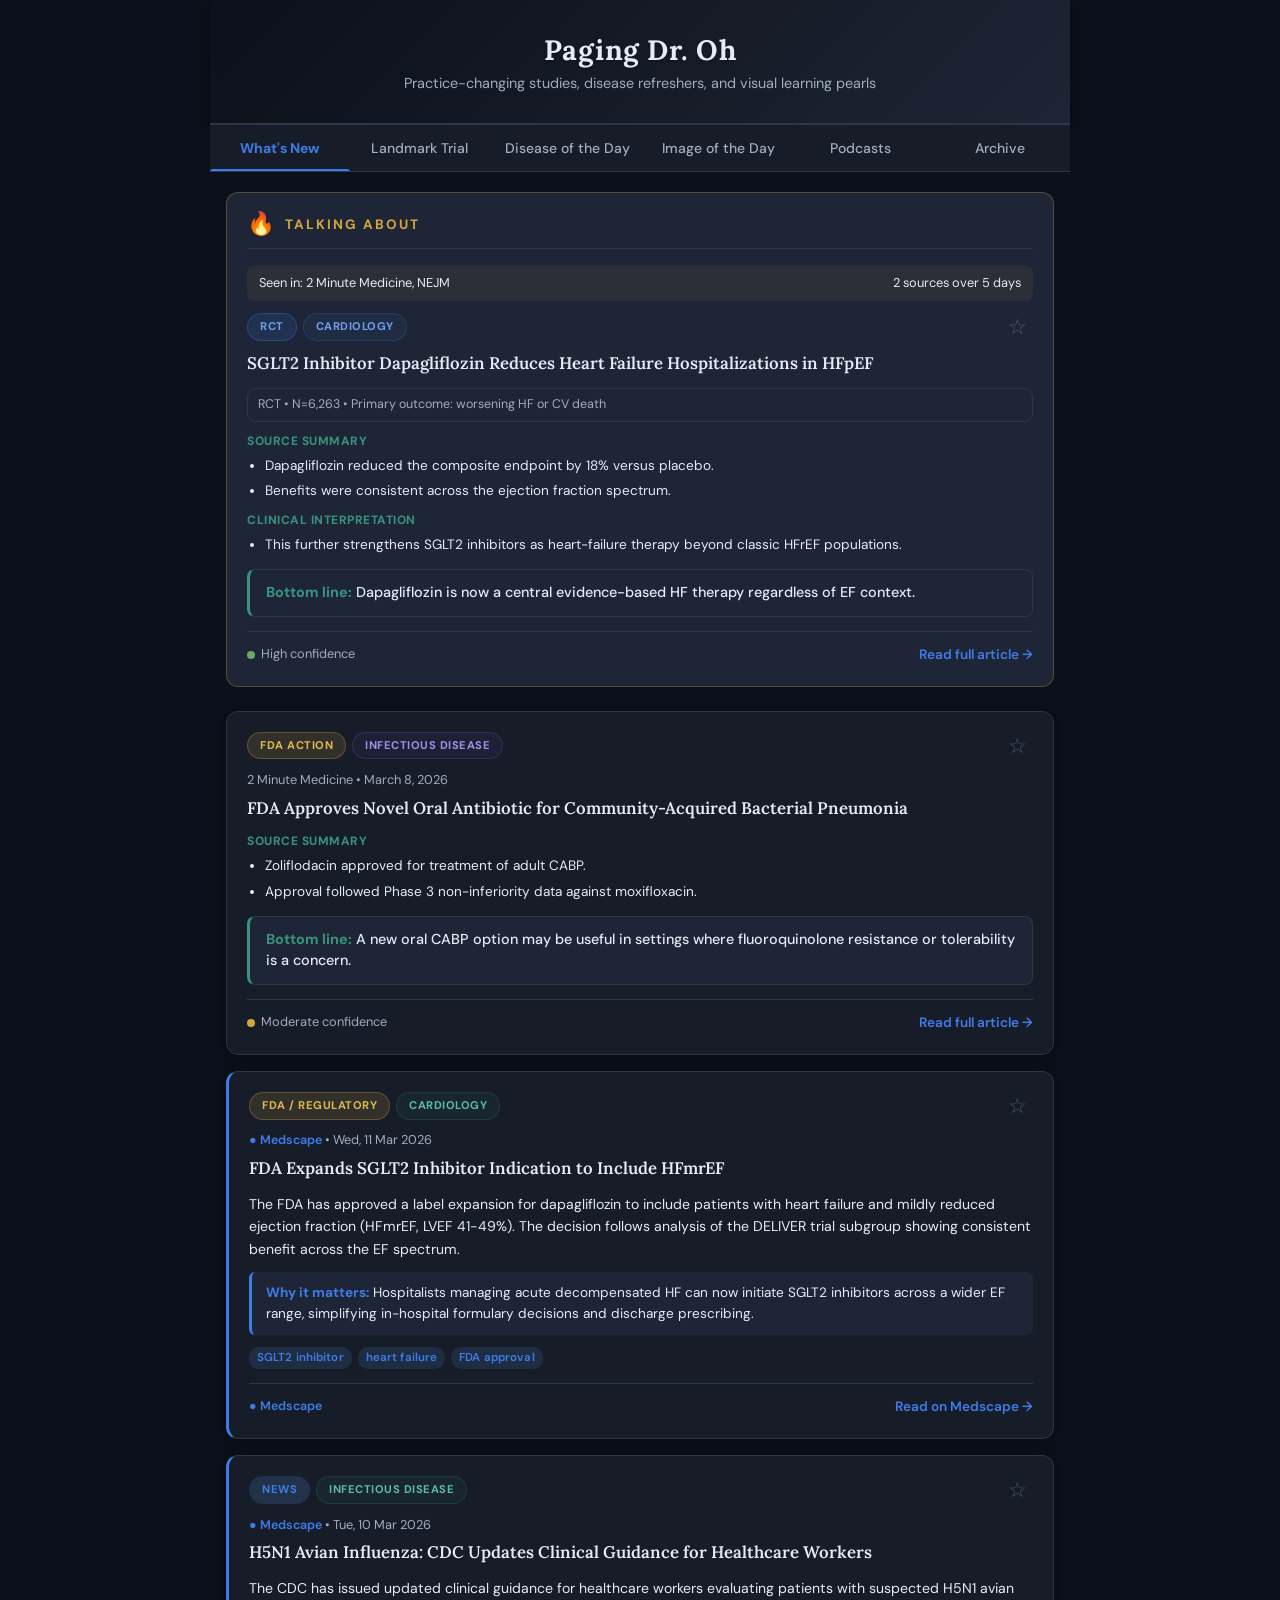
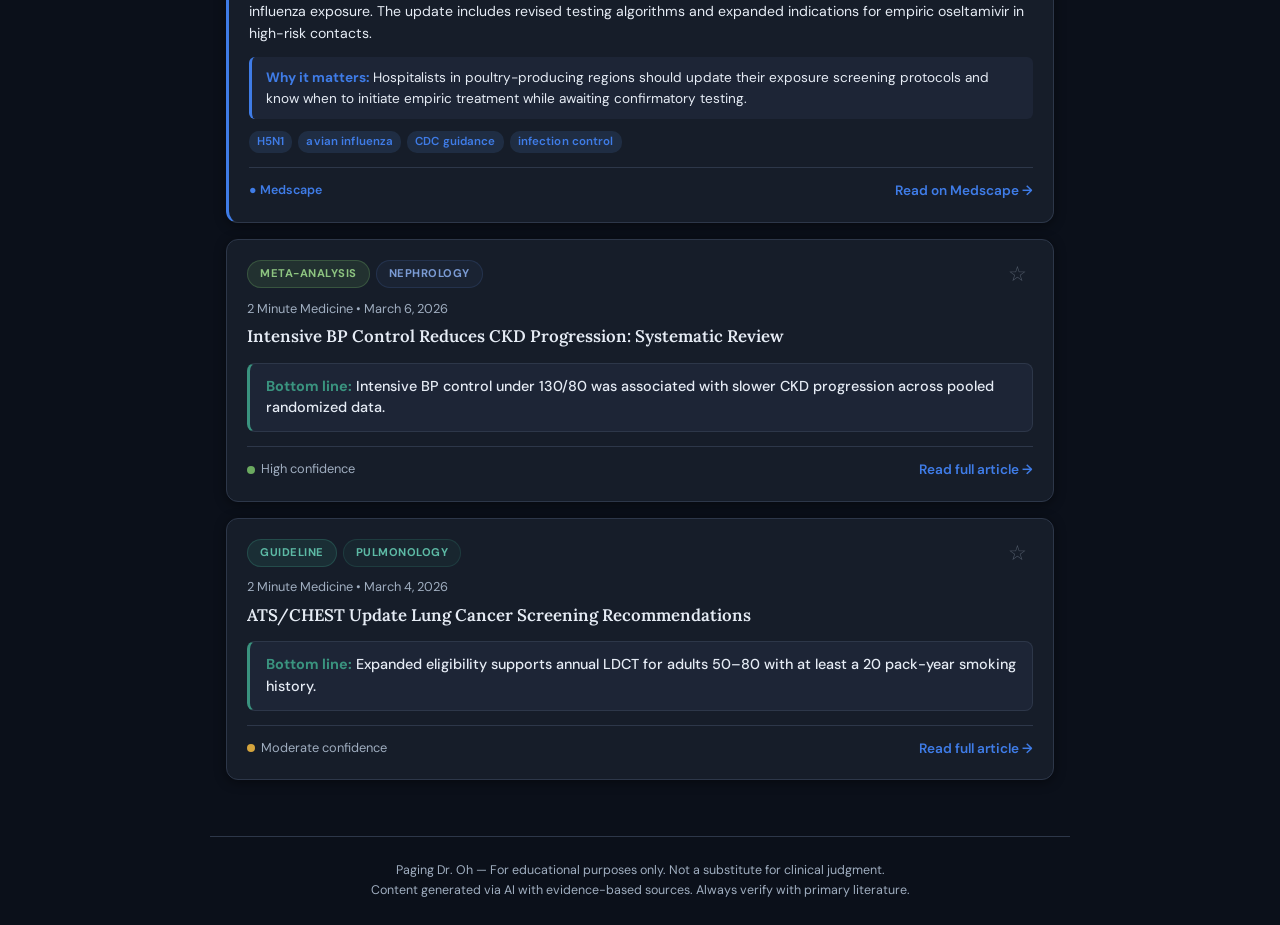
<file: mockup.html>
<!DOCTYPE html>
<html lang="en">
<head>
  <meta charset="UTF-8" />
  <meta name="viewport" content="width=device-width, initial-scale=1.0" />
  <title>Paging Dr. Oh — Mockup</title>
  <link rel="preconnect" href="https://fonts.googleapis.com" />
  <link rel="preconnect" href="https://fonts.gstatic.com" crossorigin />
  <link href="https://fonts.googleapis.com/css2?family=Lora:wght@400;600;700&family=DM+Sans:wght@400;500;700&display=swap" rel="stylesheet" />

  <link rel="stylesheet" href="styles.css?v=2">
  <!-- Styles live in styles.css — edit that file to change the appearance -->
</head>
<body>
  <header class="site-header">
    <h1>Paging Dr. Oh</h1>
    <div class="tagline">Practice-changing studies, disease refreshers, and visual learning pearls</div>
  </header>

  <nav class="tab-nav">
    <button class="tab-btn active" data-tab="whatsnew" onclick="switchTab('whatsnew')">What's New</button>
    <button class="tab-btn" data-tab="landmark" onclick="switchTab('landmark')">Landmark Trial</button>
    <button class="tab-btn" data-tab="disease" onclick="switchTab('disease')">Disease of the Day</button>
    <button class="tab-btn" data-tab="imageofday" onclick="switchTab('imageofday')">Image of the Day</button>
    <button class="tab-btn" data-tab="podcasts" onclick="switchTab('podcasts')">Podcasts</button>
    <button class="tab-btn" data-tab="archive" onclick="switchTab('archive')">Archive</button>
  </nav>

  <main>
    <section id="whatsnew" class="tab-content active">
      <div class="trending-section">
        <div class="trending-header">
          <span class="trending-icon">🔥</span>
          <h3>TALKING ABOUT</h3>
        </div>

        <div class="trending-meta">
          <span>Seen in: 2 Minute Medicine, NEJM</span>
          <span>2 sources over 5 days</span>
        </div>

        <div class="talking-card">
          <div class="wn-card-header">
            <div class="wn-tags">
              <span class="pill pill-rct">RCT</span>
              <span class="pill pill-cardiology">Cardiology</span>
            </div>
            <div class="card-actions">
              <button class="action-btn star" data-id="wn-sglt2-hfpef" title="Star this study">☆</button>
            </div>
          </div>

          <p class="wn-title">SGLT2 Inhibitor Dapagliflozin Reduces Heart Failure Hospitalizations in HFpEF</p>
          <div class="wn-study-meta">RCT • N=6,263 • Primary outcome: worsening HF or CV death</div>

          <p class="wn-section-label">Source Summary</p>
          <ul class="wn-bullets">
            <li>Dapagliflozin reduced the composite endpoint by 18% versus placebo.</li>
            <li>Benefits were consistent across the ejection fraction spectrum.</li>
          </ul>

          <p class="wn-section-label">Clinical Interpretation</p>
          <ul class="wn-bullets">
            <li>This further strengthens SGLT2 inhibitors as heart-failure therapy beyond classic HFrEF populations.</li>
          </ul>

          <div class="wn-bottom-line">
            <strong>Bottom line:</strong> Dapagliflozin is now a central evidence-based HF therapy regardless of EF context.
          </div>

          <div class="wn-footer">
            <span class="confidence confidence-high"><span class="confidence-dot"></span> High confidence</span>
            <a href="#" class="source-link">Read full article →</a>
          </div>
        </div>
      </div>

      <div class="wn-card">
        <div class="wn-card-header">
          <div class="wn-tags">
            <span class="pill pill-fda">FDA Action</span>
            <span class="pill pill-id">Infectious Disease</span>
          </div>
          <div class="card-actions">
            <button class="action-btn star" data-id="wn-fda-oral-abx" title="Star this study">☆</button>
          </div>
        </div>

        <p class="wn-source">2 Minute Medicine • March 8, 2026</p>
        <p class="wn-title">FDA Approves Novel Oral Antibiotic for Community-Acquired Bacterial Pneumonia</p>

        <p class="wn-section-label">Source Summary</p>
        <ul class="wn-bullets">
          <li>Zoliflodacin approved for treatment of adult CABP.</li>
          <li>Approval followed Phase 3 non-inferiority data against moxifloxacin.</li>
        </ul>

        <div class="wn-bottom-line">
          <strong>Bottom line:</strong> A new oral CABP option may be useful in settings where fluoroquinolone resistance or tolerability is a concern.
        </div>

        <div class="wn-footer">
          <span class="confidence confidence-moderate"><span class="confidence-dot"></span> Moderate confidence</span>
          <a href="#" class="source-link">Read full article →</a>
        </div>
      </div>

      <!-- Medscape Card Example -->
      <div class="wn-card medscape-card">
        <div class="wn-card-header">
          <div class="wn-tags">
            <span class="pill pill-fda">FDA / Regulatory</span>
            <span class="pill pill-specialty">Cardiology</span>
          </div>
          <div class="card-actions">
            <button class="action-btn star" title="Star this article" data-id="ms-fda-sglt2-hf-2026">&#9734;</button>
          </div>
        </div>
        <div class="wn-source"><span class="medscape-source-badge">&#9679; Medscape</span> &bull; Wed, 11 Mar 2026</div>
        <div class="wn-title">FDA Expands SGLT2 Inhibitor Indication to Include HFmrEF</div>
        <div class="medscape-summary">The FDA has approved a label expansion for dapagliflozin to include patients with heart failure and mildly reduced ejection fraction (HFmrEF, LVEF 41-49%). The decision follows analysis of the DELIVER trial subgroup showing consistent benefit across the EF spectrum.</div>
        <div class="medscape-why-matters"><strong>Why it matters:</strong> Hospitalists managing acute decompensated HF can now initiate SGLT2 inhibitors across a wider EF range, simplifying in-hospital formulary decisions and discharge prescribing.</div>
        <div class="medscape-tags">
          <span class="medscape-tag">SGLT2 inhibitor</span>
          <span class="medscape-tag">heart failure</span>
          <span class="medscape-tag">FDA approval</span>
        </div>
        <div class="wn-footer">
          <div class="medscape-source-badge">&#9679; Medscape</div>
          <div class="wn-links">
            <a href="#" class="source-link" target="_blank" rel="noopener">Read on Medscape &#8594;</a>
          </div>
        </div>
      </div>

      <!-- Medscape News Card Example -->
      <div class="wn-card medscape-card">
        <div class="wn-card-header">
          <div class="wn-tags">
            <span class="pill pill-medscape-news">News</span>
            <span class="pill pill-specialty">Infectious Disease</span>
          </div>
          <div class="card-actions">
            <button class="action-btn star" title="Star this article" data-id="ms-h5n1-surveillance-2026">&#9734;</button>
          </div>
        </div>
        <div class="wn-source"><span class="medscape-source-badge">&#9679; Medscape</span> &bull; Tue, 10 Mar 2026</div>
        <div class="wn-title">H5N1 Avian Influenza: CDC Updates Clinical Guidance for Healthcare Workers</div>
        <div class="medscape-summary">The CDC has issued updated clinical guidance for healthcare workers evaluating patients with suspected H5N1 avian influenza exposure. The update includes revised testing algorithms and expanded indications for empiric oseltamivir in high-risk contacts.</div>
        <div class="medscape-why-matters"><strong>Why it matters:</strong> Hospitalists in poultry-producing regions should update their exposure screening protocols and know when to initiate empiric treatment while awaiting confirmatory testing.</div>
        <div class="medscape-tags">
          <span class="medscape-tag">H5N1</span>
          <span class="medscape-tag">avian influenza</span>
          <span class="medscape-tag">CDC guidance</span>
          <span class="medscape-tag">infection control</span>
        </div>
        <div class="wn-footer">
          <div class="medscape-source-badge">&#9679; Medscape</div>
          <div class="wn-links">
            <a href="#" class="source-link" target="_blank" rel="noopener">Read on Medscape &#8594;</a>
          </div>
        </div>
      </div>

      <div class="wn-card">
        <div class="wn-card-header">
          <div class="wn-tags">
            <span class="pill pill-meta">Meta-Analysis</span>
            <span class="pill pill-nephrology">Nephrology</span>
          </div>
          <div class="card-actions">
            <button class="action-btn star" data-id="wn-bp-ckd" title="Star this study">☆</button>
          </div>
        </div>

        <p class="wn-source">2 Minute Medicine • March 6, 2026</p>
        <p class="wn-title">Intensive BP Control Reduces CKD Progression: Systematic Review</p>

        <div class="wn-bottom-line">
          <strong>Bottom line:</strong> Intensive BP control under 130/80 was associated with slower CKD progression across pooled randomized data.
        </div>

        <div class="wn-footer">
          <span class="confidence confidence-high"><span class="confidence-dot"></span> High confidence</span>
          <a href="#" class="source-link">Read full article →</a>
        </div>
      </div>

      <div class="wn-card">
        <div class="wn-card-header">
          <div class="wn-tags">
            <span class="pill pill-guideline">Guideline</span>
            <span class="pill pill-pulmonology">Pulmonology</span>
          </div>
          <div class="card-actions">
            <button class="action-btn star" data-id="wn-ats-lung-screen" title="Star this study">☆</button>
          </div>
        </div>

        <p class="wn-source">2 Minute Medicine • March 4, 2026</p>
        <p class="wn-title">ATS/CHEST Update Lung Cancer Screening Recommendations</p>

        <div class="wn-bottom-line">
          <strong>Bottom line:</strong> Expanded eligibility supports annual LDCT for adults 50–80 with at least a 20 pack-year smoking history.
        </div>

        <div class="wn-footer">
          <span class="confidence confidence-moderate"><span class="confidence-dot"></span> Moderate confidence</span>
          <a href="#" class="source-link">Read full article →</a>
        </div>
      </div>
    </section>

    <section id="landmark" class="tab-content">
      <div class="landmark-card">
        <div class="wn-tags" style="margin-bottom:8px;">
          <span class="pill pill-landmark">Landmark RCT</span>
          <span class="pill pill-cardiology">Cardiology</span>
        </div>

        <div class="landmark-header">
          <h3 class="landmark-title">PARADIGM-HF Trial</h3>
          <button class="action-btn star" data-id="paradigm-hf-trial" title="Star this study">☆</button>
        </div>

        <div class="card-meta">McMurray et al. • NEJM 2014 • N=8,442</div>

        <div class="bottom-line">
          <strong>Bottom line:</strong> Sacubitril/valsartan outperformed enalapril and reset first-line HFrEF therapy.
        </div>

        <div class="landmark-section">
          <h4>Clinical Question</h4>
          <p>Does sacubitril/valsartan reduce cardiovascular death and heart failure hospitalization compared with enalapril in HFrEF?</p>
        </div>

        <div class="landmark-section">
          <h4>Study Design</h4>
          <p>Multicenter randomized controlled trial in symptomatic HFrEF, with 8,442 participants and reduced LVEF eligibility criteria.</p>
        </div>

        <div class="landmark-section">
          <h4>Key Findings</h4>
          <p>The primary composite endpoint was reduced by about 20%, and the trial was stopped early for benefit.</p>
        </div>

        <div class="landmark-section">
          <h4>Practice Impact</h4>
          <p>ARNI therapy displaced ACE inhibitor monotherapy as a foundational component of guideline-directed therapy in HFrEF.</p>
        </div>

        <a href="#" class="statpearls-link">Read on WikiJournalClub →</a>
      </div>
    </section>

    <section id="disease" class="tab-content">
      <div class="disease-header">
        <div class="wn-tags" style="margin-bottom:8px;">
          <span class="pill pill-cardiology">Cardiology</span>
          <span class="pill pill-core">Core Topic</span>
        </div>
        <h2>Acute Decompensated Heart Failure</h2>
        <div class="verified-date">Last reviewed: March 10, 2026</div>
      </div>

      <div class="accordion open">
        <div class="accordion-header" onclick="toggleAccordion(this)">
          <h3>Overview</h3>
          <div class="accordion-toggle">+</div>
        </div>
        <div class="accordion-body">
          <div class="accordion-content">
            <div class="card-kicker">Clinical frame</div>
            <p>ADHF is a rapid or gradual worsening of heart failure symptoms requiring urgent therapy or hospitalization.</p>
          </div>
        </div>
      </div>

      <div class="accordion">
        <div class="accordion-header" onclick="toggleAccordion(this)">
          <h3>Presentation</h3>
          <div class="accordion-toggle">+</div>
        </div>
        <div class="accordion-body">
          <div class="accordion-content">
            <div class="card-kicker">Typical features</div>
            <p>Dyspnea, orthopnea, edema, elevated JVP, pulmonary edema, fatigue, and weight gain are common bedside clues.</p>
          </div>
        </div>
      </div>

      <div class="accordion">
        <div class="accordion-header" onclick="toggleAccordion(this)">
          <h3>Diagnosis</h3>
          <div class="accordion-toggle">+</div>
        </div>
        <div class="accordion-body">
          <div class="accordion-content">
            <div class="card-kicker">Workup</div>
            <p>Clinical congestion plus BNP or NT-proBNP, chest imaging, ECG, troponin, renal function, echocardiography, and search for precipitant.</p>
          </div>
        </div>
      </div>

      <div class="accordion">
        <div class="accordion-header" onclick="toggleAccordion(this)">
          <h3>Management</h3>
          <div class="accordion-toggle">+</div>
        </div>
        <div class="accordion-body">
          <div class="accordion-content">
            <div class="card-kicker">Immediate priorities</div>
            <p>IV loop diuretics, oxygen as needed, vasodilators when appropriate, treatment of precipitant, and early optimization of GDMT before discharge.</p>
          </div>
        </div>
      </div>

      <div class="calculator-card">
        <div class="wn-tags" style="margin-bottom:8px;">
          <span class="pill pill-meta">Calculator</span>
          <span class="pill pill-cardiology">Functional Status</span>
        </div>
        <h4>NYHA Functional Classification</h4>
        <div class="calc-option"><input type="checkbox" id="c1" /><label for="c1">No limitation of physical activity (Class I)</label></div>
        <div class="calc-option"><input type="checkbox" id="c2" /><label for="c2">Slight limitation; comfortable at rest (Class II)</label></div>
        <div class="calc-option"><input type="checkbox" id="c3" /><label for="c3">Marked limitation; comfortable only at rest (Class III)</label></div>
        <div class="calc-option"><input type="checkbox" id="c4" /><label for="c4">Symptoms at rest (Class IV)</label></div>
        <div class="score-result">
          <span class="score-label">NYHA Class</span>
          <span class="score-value">II</span>
        </div>
      </div>

      <div class="guidelines-box">
        <div class="wn-tags" style="margin-bottom:8px;">
          <span class="pill pill-guideline">Guideline</span>
          <span class="pill pill-cardiology">Heart Failure</span>
        </div>
        <h4>Related Guidelines</h4>
        <div class="guideline-item">
          <div>
            <div class="guideline-name">2022 AHA/ACC/HFSA Heart Failure Guideline</div>
            <div class="guideline-meta">AHA/ACC • 2022</div>
          </div>
          <a href="#" class="guideline-link">View →</a>
        </div>
        <div class="guideline-item">
          <div>
            <div class="guideline-name">ESC 2023 Focused Update on Heart Failure</div>
            <div class="guideline-meta">ESC • 2023</div>
          </div>
          <a href="#" class="guideline-link">View →</a>
        </div>
      </div>

      <div class="references">
        <div class="wn-tags" style="margin-bottom:8px;">
          <span class="pill pill-meta">References</span>
          <span class="pill pill-cardiology">Primary Literature</span>
        </div>
        <h4>References</h4>
        <ol>
          <li>Heidenreich PA, et al. 2022 AHA/ACC/HFSA Guideline. Circulation. 2022;145(18):e895-e1032.</li>
          <li>Virani SS, et al. Heart Disease and Stroke Statistics. Circulation. 2021;143(8):e254-e743.</li>
        </ol>
      </div>

      <div class="statpearls-wrap" style="margin-top:24px;">
        <a href="#" class="statpearls-link">Read on StatPearls →</a>
      </div>

      <div class="randomize-wrap">
        <button class="btn btn-primary">🎲 Randomize Disease</button>
      </div>
    </section>

    <section id="imageofday" class="tab-content">
      <h3 class="section-title" style="margin-top:0;">Image of the Day</h3>
      <p style="color:var(--text-muted,var(--gray)); font-size:0.85rem; margin-bottom:16px;">Visual cases from <a href="https://jddonline.com" target="_blank" rel="noopener">JDD Atlas</a> and <a href="https://litfl.com" target="_blank" rel="noopener">LITFL</a> &mdash; test your interpretation skills</p>

      <!-- JDD Derm Image -->
      <div class="wn-card">
        <div class="wn-card-header">
          <div class="wn-tags">
            <span class="pill pill-image">Derm Image</span>
            <span class="pill pill-specialty">Dermatology</span>
          </div>
          <div class="card-actions">
            <button class="action-btn star" title="Star" data-id="img-jdd-erythema-nodosum">&#9734;</button>
          </div>
        </div>
        <div class="wn-source">JDD Atlas &bull; March 11, 2026</div>
        <div class="wn-title">Erythema Nodosum</div>
        <div class="wn-study-meta">Tender erythematous subcutaneous nodules on the anterior shins, often representing a hypersensitivity pattern rather than a primary isolated skin disease.</div>
        <div class="image-card-img" style="background:var(--surface-alt); height:160px; display:flex; align-items:center; justify-content:center; color:var(--text-muted); border-radius:var(--radius-sm); margin-bottom:14px; border:1px solid var(--border);">Clinical image placeholder</div>
        <div class="wn-bottom-line">
          <strong>Visual Diagnosis:</strong> Study the images above and consider the clinical description. What is your diagnosis?
        </div>
        <div class="wn-footer">
          <div class="confidence confidence-high">
            <span class="confidence-dot"></span>
            High-yield visual
          </div>
          <div class="wn-links">
            <a href="#" class="source-link" target="_blank" rel="noopener">View on JDD Atlas &#8594;</a>
          </div>
        </div>
      </div>

      <!-- ECG Case -->
      <div class="wn-card">
        <div class="wn-card-header">
          <div class="wn-tags">
            <span class="pill pill-image">ECG Case</span>
            <span class="pill pill-specialty">Cardiology</span>
          </div>
          <div class="card-actions">
            <button class="action-btn star" title="Star" data-id="img-ecg-042">&#9734;</button>
          </div>
        </div>
        <div class="wn-title">ECG of the Day</div>
        <div class="wn-source">LITFL &bull; March 11, 2026</div>
        <div class="image-card-img" style="background:var(--surface-alt); height:120px; display:flex; align-items:center; justify-content:center; color:var(--text-muted); border-radius:var(--radius-sm); margin-bottom:14px; border:1px solid var(--border);">ECG image placeholder</div>
        <div class="wn-study-meta">A 65-year-old man presents to the emergency department with acute onset chest pain radiating to his left arm. He has a history of hypertension and type 2 diabetes. The following ECG is obtained on arrival.</div>
        <div class="wn-section-label">Key Questions</div>
        <ul class="wn-bullets">
          <li>What is the rate and rhythm?</li>
          <li>Are there ST-segment or T-wave changes?</li>
          <li>What is the axis?</li>
          <li>What is your interpretation?</li>
        </ul>
        <div class="wn-bottom-line">
          <strong>Challenge:</strong> Can you identify the diagnosis? Click &ldquo;View on LITFL&rdquo; for the answer.
        </div>
        <div class="wn-footer">
          <div class="confidence confidence-moderate">
            <span class="confidence-dot"></span>
            Self-Assessment
          </div>
          <div class="wn-links">
            <a href="#" class="source-link" target="_blank" rel="noopener">View on LITFL &#8594;</a>
          </div>
        </div>
      </div>

      <!-- CXR Case -->
      <div class="wn-card">
        <div class="wn-card-header">
          <div class="wn-tags">
            <span class="pill pill-image">CXR Case</span>
            <span class="pill pill-specialty">Radiology</span>
          </div>
          <div class="card-actions">
            <button class="action-btn star" title="Star" data-id="img-cxr-015">&#9734;</button>
          </div>
        </div>
        <div class="wn-title">CXR of the Day</div>
        <div class="wn-source">LITFL &bull; March 11, 2026</div>
        <div class="image-card-img" style="background:var(--surface-alt); height:120px; display:flex; align-items:center; justify-content:center; color:var(--text-muted); border-radius:var(--radius-sm); margin-bottom:14px; border:1px solid var(--border);">CXR image placeholder</div>
        <div class="wn-study-meta">A 45-year-old woman presents with progressive shortness of breath over three weeks. She has no significant past medical history. A PA chest radiograph is obtained.</div>
        <div class="wn-section-label">Key Questions</div>
        <ul class="wn-bullets">
          <li>What are the key findings?</li>
          <li>Is the mediastinum normal?</li>
          <li>Are there any opacities or effusions?</li>
          <li>What is your interpretation?</li>
        </ul>
        <div class="wn-bottom-line">
          <strong>Challenge:</strong> Can you identify the diagnosis? Click &ldquo;View on LITFL&rdquo; for the answer.
        </div>
        <div class="wn-footer">
          <div class="confidence confidence-moderate">
            <span class="confidence-dot"></span>
            Self-Assessment
          </div>
          <div class="wn-links">
            <a href="#" class="source-link" target="_blank" rel="noopener">View on LITFL &#8594;</a>
          </div>
        </div>
      </div>

      <!-- CT Case -->
      <div class="wn-card">
        <div class="wn-card-header">
          <div class="wn-tags">
            <span class="pill pill-image">CT Case</span>
            <span class="pill pill-specialty">Radiology</span>
          </div>
          <div class="card-actions">
            <button class="action-btn star" title="Star" data-id="img-ct-007">&#9734;</button>
          </div>
        </div>
        <div class="wn-title">CT of the Day</div>
        <div class="wn-source">LITFL &bull; March 11, 2026</div>
        <div class="image-card-img" style="background:var(--surface-alt); height:120px; display:flex; align-items:center; justify-content:center; color:var(--text-muted); border-radius:var(--radius-sm); margin-bottom:14px; border:1px solid var(--border);">CT image placeholder</div>
        <div class="wn-study-meta">A 72-year-old man with sudden onset abdominal pain. CT abdomen with IV contrast is performed.</div>
        <div class="wn-section-label">Key Questions</div>
        <ul class="wn-bullets">
          <li>What organ system is primarily affected?</li>
          <li>Are there any masses, fluid collections, or abnormal enhancements?</li>
          <li>What is your interpretation?</li>
        </ul>
        <div class="wn-bottom-line">
          <strong>Challenge:</strong> Can you identify the diagnosis? Click &ldquo;View on LITFL&rdquo; for the answer.
        </div>
        <div class="wn-footer">
          <div class="confidence confidence-moderate">
            <span class="confidence-dot"></span>
            Self-Assessment
          </div>
          <div class="wn-links">
            <a href="#" class="source-link" target="_blank" rel="noopener">View on LITFL &#8594;</a>
          </div>
        </div>
      </div>

      <!-- Clinical Case -->
      <div class="wn-card">
        <div class="wn-card-header">
          <div class="wn-tags">
            <span class="pill pill-image">Clinical Case</span>
            <span class="pill pill-specialty">Emergency Medicine</span>
          </div>
          <div class="card-actions">
            <button class="action-btn star" title="Star" data-id="img-clinical-marathon-runner">&#9734;</button>
          </div>
        </div>
        <div class="wn-source">LITFL &bull; March 11, 2026</div>
        <div class="wn-title">Clinical Case of the Day</div>
        <div class="wn-study-meta">A 28-year-old marathon runner presents to the ED with severe muscle pain and dark brown urine following a race in hot weather. He reports drinking minimal fluids during the event.</div>
        <div class="wn-section-label">Key Questions</div>
        <ul class="wn-bullets">
          <li>What is the most likely diagnosis?</li>
          <li>What key findings support your differential?</li>
          <li>What initial workup would you order?</li>
        </ul>
        <div class="wn-bottom-line">
          <strong>Challenge:</strong> Can you identify the diagnosis? Click &ldquo;View on LITFL&rdquo; for the answer.
        </div>
        <div class="wn-footer">
          <div class="confidence confidence-moderate">
            <span class="confidence-dot"></span>
            Self-Assessment
          </div>
          <div class="wn-links">
            <a href="#" class="source-link" target="_blank" rel="noopener">View on LITFL &#8594;</a>
          </div>
        </div>
      </div>

      <!-- NEJM Image Challenge -->
      <div class="nejm-reminder-card">
        <div class="nejm-reminder-header">
          <span class="nejm-reminder-icon">&#x1F9E0;</span>
          <h4 class="nejm-reminder-title">NEJM Image Challenge</h4>
        </div>
        <p class="nejm-reminder-text">Test your diagnostic skills with the weekly NEJM Image Challenge. A new clinical image with multiple-choice questions every week.</p>
        <a href="https://www.nejm.org/image-challenge" target="_blank" rel="noopener" class="btn btn-outline btn-sm">Take the Challenge &#8594;</a>
      </div>
    </section>

    <section id="podcasts" class="tab-content">
      <h3 class="section-title" style="margin-top:0;">Podcasts</h3>
      <p style="color:var(--text-muted,var(--gray)); font-size:0.85rem; margin-bottom:16px;">Latest episodes from high-yield internal medicine podcasts</p>
      <div class="podcast-grid">

        <div class="podcast-card">
          <div class="wn-tags" style="margin-bottom:8px;">
            <span class="pill pill-podcast">Podcast</span>
            <span class="pill pill-specialty">5 Pearls</span>
          </div>
          <div class="podcast-card-top">
            <div class="podcast-artwork podcast-artwork-placeholder">C</div>
            <div class="podcast-card-info">
              <div class="podcast-name">Core IM</div>
              <div class="podcast-ep-title">5 Pearls on Hyponatremia</div>
              <div class="podcast-ep-date">March 4, 2026</div>
            </div>
          </div>
          <div class="podcast-ep-summary">A rapid-fire review of hyponatremia for the busy internist: from diagnosis to treatment pearls you can use on the wards today.</div>
          <div class="podcast-actions">
            <a href="#" class="source-link">Apple Podcasts →</a>
          </div>
        </div>

        <div class="podcast-card">
          <div class="wn-tags" style="margin-bottom:8px;">
            <span class="pill pill-podcast">Podcast</span>
            <span class="pill pill-specialty">Deep Dive</span>
          </div>
          <div class="podcast-card-top">
            <div class="podcast-artwork podcast-artwork-placeholder">T</div>
            <div class="podcast-card-info">
              <div class="podcast-name">The Curbsiders</div>
              <div class="podcast-ep-title">#450 Gout Management Update</div>
              <div class="podcast-ep-date">March 1, 2026</div>
            </div>
          </div>
          <div class="podcast-ep-summary">Expert-driven deep dive into modern gout management including treat-to-target urate lowering and prophylaxis duration.</div>
          <div class="podcast-actions">
            <a href="#" class="source-link">Apple Podcasts →</a>
          </div>
        </div>

        <div class="podcast-card">
          <div class="wn-tags" style="margin-bottom:8px;">
            <span class="pill pill-podcast">Podcast</span>
            <span class="pill pill-specialty">Clinical Reasoning</span>
          </div>
          <div class="podcast-card-top">
            <div class="podcast-artwork podcast-artwork-placeholder">C</div>
            <div class="podcast-card-info">
              <div class="podcast-name">The Clinical Problem Solvers</div>
              <div class="podcast-ep-title">Schema: Recurrent Fevers</div>
              <div class="podcast-ep-date">February 26, 2026</div>
            </div>
          </div>
          <div class="podcast-ep-summary">Exploring the diagnostic schema for recurrent fevers, walking through the differential and illness scripts.</div>
          <div class="podcast-actions">
            <a href="#" class="source-link">Apple Podcasts →</a>
          </div>
        </div>

        <div class="podcast-card">
          <div class="wn-tags" style="margin-bottom:8px;">
            <span class="pill pill-podcast">Podcast</span>
            <span class="pill pill-specialty">Board Review</span>
          </div>
          <div class="podcast-card-top">
            <div class="podcast-artwork podcast-artwork-placeholder">H</div>
            <div class="podcast-card-info">
              <div class="podcast-name">Harrison’s PodClass</div>
              <div class="podcast-ep-title">Approach to Thrombocytopenia</div>
              <div class="podcast-ep-date">February 20, 2026</div>
            </div>
          </div>
          <div class="podcast-ep-summary">Harrison’s faculty review the systematic approach to thrombocytopenia, from production defects to increased destruction.</div>
          <div class="podcast-actions">
            <a href="#" class="source-link">Apple Podcasts →</a>
          </div>
        </div>

      </div>
    </section>

    <section id="archive" class="tab-content">
      <h3 class="section-title" style="margin-top:0;">Your Starred Items</h3>
      <p style="font-size:0.9rem; color:var(--gray); margin-bottom:20px;">
        Star any card (☆) on What's New or Landmark Trial to save it here.
        Starred items persist on this device.
      </p>

      <div id="archive-content">
        <p class="archive-empty-msg">No starred items yet. Tap ☆ on any card to save it here.</p>
      </div>

      <div class="archive-actions-bar" id="archive-actions" style="display:none; margin-top:20px;">
        <button class="archive-action-btn" id="export-btn" onclick="exportFavorites()">
          <span class="archive-action-icon">📋</span>
          Copy to Clipboard
        </button>
        <button class="archive-action-btn archive-action-btn-danger" onclick="clearAllStarred()">
          <span class="archive-action-icon">✕</span>
          Clear All
        </button>
      </div>
    </section>
  </main>

  <footer class="site-footer">
    <p>Paging Dr. Oh — For educational purposes only. Not a substitute for clinical judgment.</p>
    <p>Content generated via AI with evidence-based sources. Always verify with primary literature.</p>
  </footer>

  <script>
    function switchTab(tabId) {
      document.querySelectorAll('.tab-btn').forEach(btn => {
        btn.classList.toggle('active', btn.getAttribute('data-tab') === tabId);
      });

      document.querySelectorAll('.tab-content').forEach(section => {
        section.classList.toggle('active', section.id === tabId);
      });

      window.scrollTo({ top: 0, behavior: 'smooth' });
    }

    function toggleAccordion(headerEl) {
      const accordion = headerEl.parentElement;
      accordion.classList.toggle('open');
    }

    /* ===== STARRED ITEMS (localStorage) ===== */
    var PDR_STARRED_KEY = 'pdr-starred-v2';

    function getStarred() {
      try { return JSON.parse(localStorage.getItem(PDR_STARRED_KEY) || '{}'); }
      catch(e) { return {}; }
    }

    function saveStarred(starred) {
      try { localStorage.setItem(PDR_STARRED_KEY, JSON.stringify(starred)); } catch(e) {}
    }

    document.querySelectorAll('.action-btn.star').forEach(function(btn) {
      btn.addEventListener('click', function(e) {
        e.stopPropagation();
        var id = btn.getAttribute('data-id');
        var starred = getStarred();

        if (btn.classList.contains('active')) {
          btn.classList.remove('active');
          btn.innerHTML = '☆';
          delete starred[id];
        } else {
          btn.classList.add('active');
          btn.innerHTML = '★';
          var card = btn.closest('.wn-card, .talking-card, .landmark-card');
          var title = id, source = '', typeLabel = '', bottomLine = '', sourceUrl = '';
          if (card) {
            var titleEl = card.querySelector('.wn-title, .landmark-title');
            if (titleEl) title = titleEl.textContent.trim();
            var sourceEl = card.querySelector('.wn-source, .card-meta');
            if (sourceEl) source = sourceEl.textContent.trim();
            var pills = card.querySelectorAll('.pill');
            if (pills.length > 0) typeLabel = pills[0].textContent.trim();
            var blEl = card.querySelector('.wn-bottom-line, .bottom-line');
            if (blEl) bottomLine = blEl.textContent.replace('Bottom line:', '').replace('Bottom Line:', '').trim();
            var linkEl = card.querySelector('.source-link, .statpearls-link');
            if (linkEl) sourceUrl = linkEl.href;
          }
          var landmarkSections = [];
          if (card && card.classList.contains('landmark-card')) {
            card.querySelectorAll('.landmark-section').forEach(function(sec) {
              var h = sec.querySelector('h4');
              var p = sec.querySelector('p');
              if (h && p) landmarkSections.push({ heading: h.textContent.trim(), text: p.textContent.trim() });
            });
          }
          starred[id] = {
            id: id, title: title, source: source,
            typeLabel: typeLabel, bottomLine: bottomLine,
            sourceUrl: sourceUrl,
            landmarkSections: landmarkSections.length > 0 ? landmarkSections : undefined,
            cardType: card && card.classList.contains('landmark-card') ? 'landmark' : 'whats_new',
            starredAt: new Date().toISOString().split('T')[0]
          };
        }

        saveStarred(starred);
        renderArchive();
      });
    });

    function renderArchive() {
      var container = document.getElementById('archive-content');
      var actionsBar = document.getElementById('archive-actions');
      if (!container) return;
      var starred = getStarred();
      var ids = Object.keys(starred);
      if (ids.length === 0) {
        container.innerHTML = '<p class="archive-empty-msg">No starred items yet. Tap ☆ on any card to save it here.</p>';
        if (actionsBar) actionsBar.style.display = 'none';
        return;
      }
      if (actionsBar) actionsBar.style.display = '';
      ids.sort(function(a, b) { return (starred[b].starredAt||'').localeCompare(starred[a].starredAt||''); });
      var html = '';
      ids.forEach(function(id) {
        var item = starred[id];
        var typeClass = item.cardType === 'landmark' ? 'pill-landmark' : 'pill-saved';
        var specClass = 'pill-cardiology'; // default for mockup
        html += '<div class="archive-card">';
        html += '<div class="archive-card-top">';
        html += '<div class="meta-pills" style="margin-bottom:0;"><span class="pill ' + typeClass + '">' + (item.cardType === 'landmark' ? 'Landmark' : 'Saved') + '</span>';
        if (item.typeLabel) html += '<span class="pill ' + specClass + '">' + item.typeLabel + '</span>';
        html += '</div>';
        html += '<button class="action-btn btn-remove-fav" data-id="' + id + '" onclick="removeStarred(\'' + id + '\')" title="Remove">✕</button>';
        html += '</div>';
        html += '<h4>' + (item.title || id) + '</h4>';
        html += '<div class="archive-card-meta">' + (item.source || '') + ' • Starred ' + (item.starredAt || '') + '</div>';
        if (item.bottomLine) {
          html += '<div class="wn-bottom-line"><strong>Bottom line:</strong> ' + item.bottomLine + '</div>';
        }
        if (item.landmarkSections && item.landmarkSections.length > 0) {
          var showHeadings = ['Clinical Question', 'Key Findings', 'Practice Impact'];
          html += '<div style="margin-top:10px; font-size:0.85rem; line-height:1.6;">';
          item.landmarkSections.forEach(function(sec) {
            if (showHeadings.indexOf(sec.heading) !== -1) {
              html += '<p style="margin-bottom:6px;"><strong style="color:var(--english-red);">' + sec.heading + ':</strong> ' + sec.text + '</p>';
            }
          });
          html += '</div>';
        }
        if (item.sourceUrl) html += '<a href="' + item.sourceUrl + '" target="_blank" rel="noopener" class="source-link" style="display:block; text-align:right;">View Source →</a>';
        html += '</div>';
      });
      container.innerHTML = html;
    }

    function removeStarred(id) {
      var starred = getStarred();
      delete starred[id];
      saveStarred(starred);
      var btn = document.querySelector('.action-btn.star[data-id="' + id + '"]');
      if (btn) { btn.classList.remove('active'); btn.innerHTML = '☆'; }
      renderArchive();
    }

    function clearAllStarred() {
      if (!confirm('Remove all starred items from archive?')) return;
      saveStarred({});
      document.querySelectorAll('.action-btn.star.active').forEach(function(b) {
        b.classList.remove('active'); b.innerHTML = '☆';
      });
      renderArchive();
    }

    function exportFavorites() {
      var starred = getStarred();
      var ids = Object.keys(starred);
      if (ids.length === 0) { alert('No starred items yet.'); return; }
      var text = 'Paging Dr. Oh — Starred Items\n========================================\n\n';
      ids.forEach(function(id, i) {
        var item = starred[id];
        text += (i + 1) + '. ' + (item.title || id) + '\n';
        if (item.source) text += '   ' + item.source + '\n';
        if (item.bottomLine) text += '   Bottom line: ' + item.bottomLine + '\n';
        text += '\n';
      });
      navigator.clipboard.writeText(text).then(function() {
        var btn = document.getElementById('export-btn');
        if (btn) { var o = btn.textContent; btn.textContent = 'Copied!'; setTimeout(function(){ btn.textContent = o; }, 2000); }
      });
    }

    // Initialize: restore star states + render archive
    (function init() {
      var starred = getStarred();
      document.querySelectorAll('.action-btn.star').forEach(function(btn) {
        if (starred[btn.getAttribute('data-id')]) {
          btn.classList.add('active');
          btn.innerHTML = '★';
        }
      });
      renderArchive();
    })();
  </script>
</body>
</html>
</file>
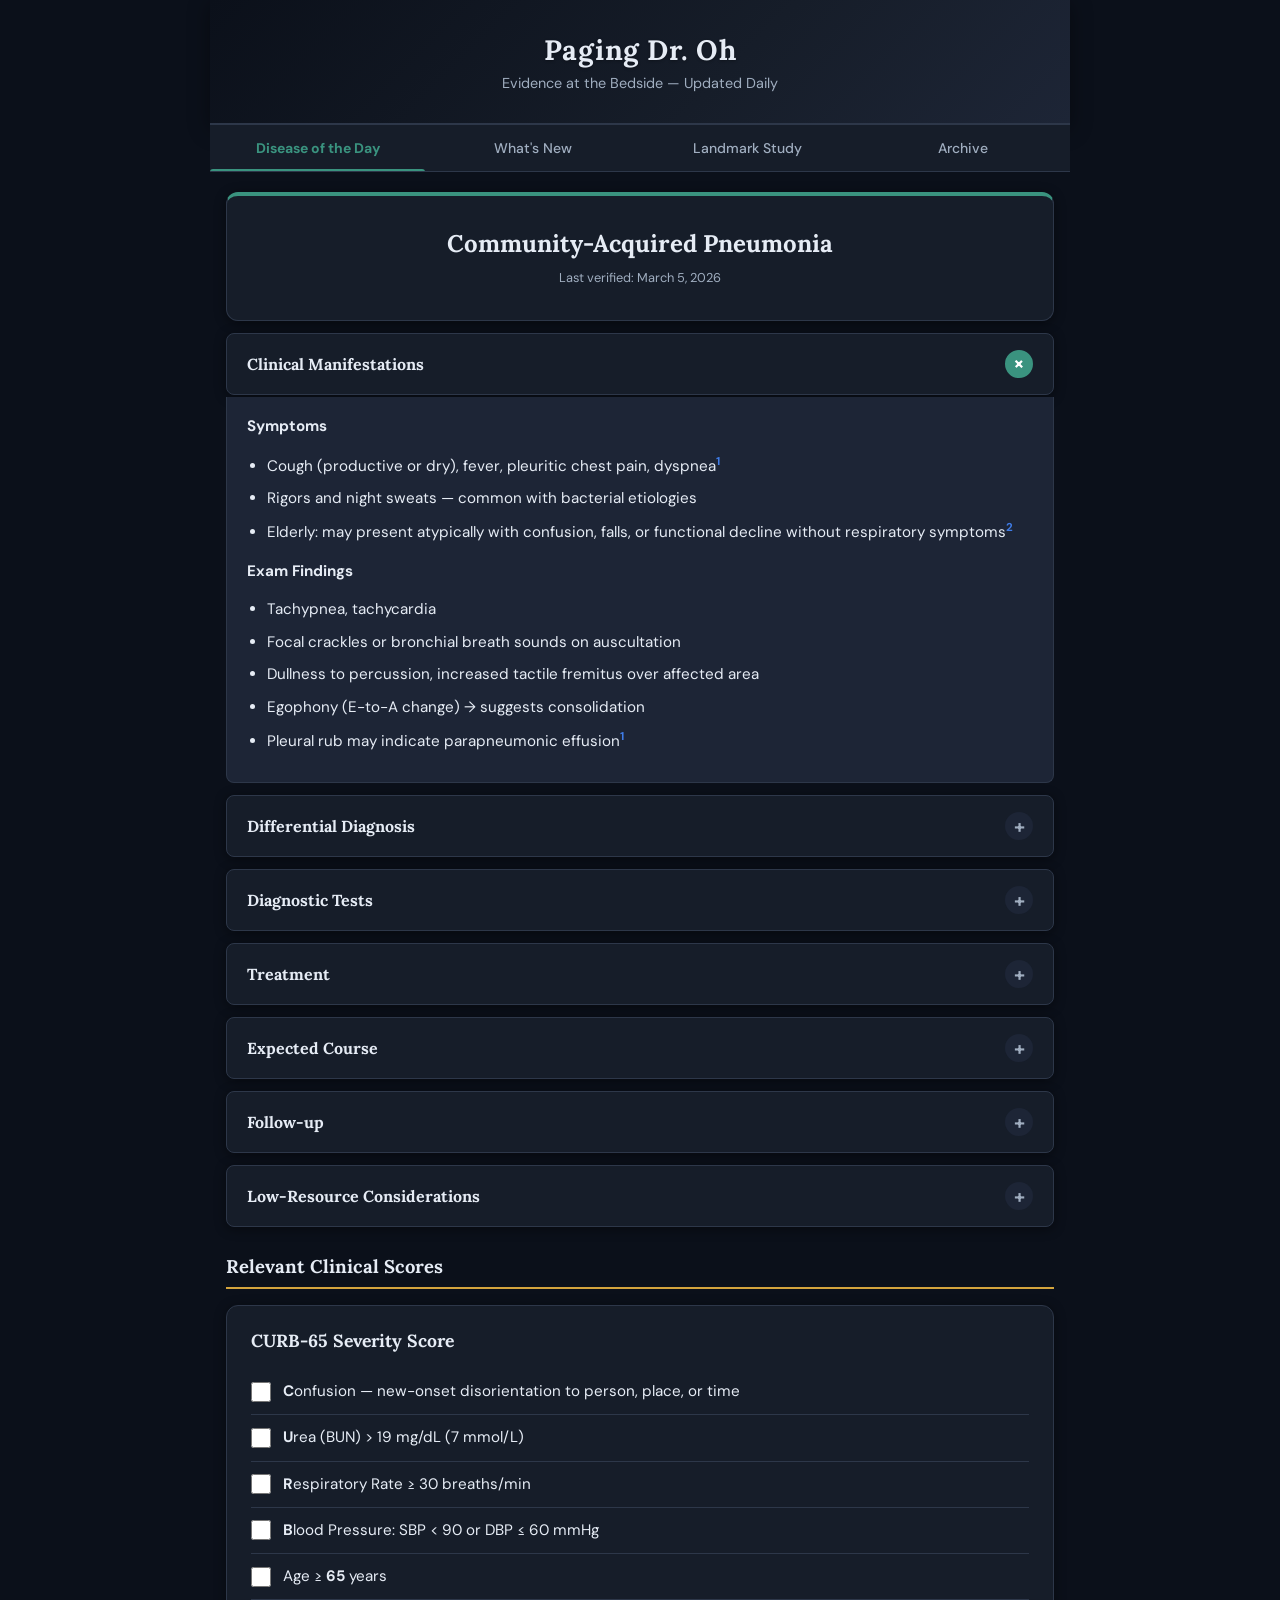
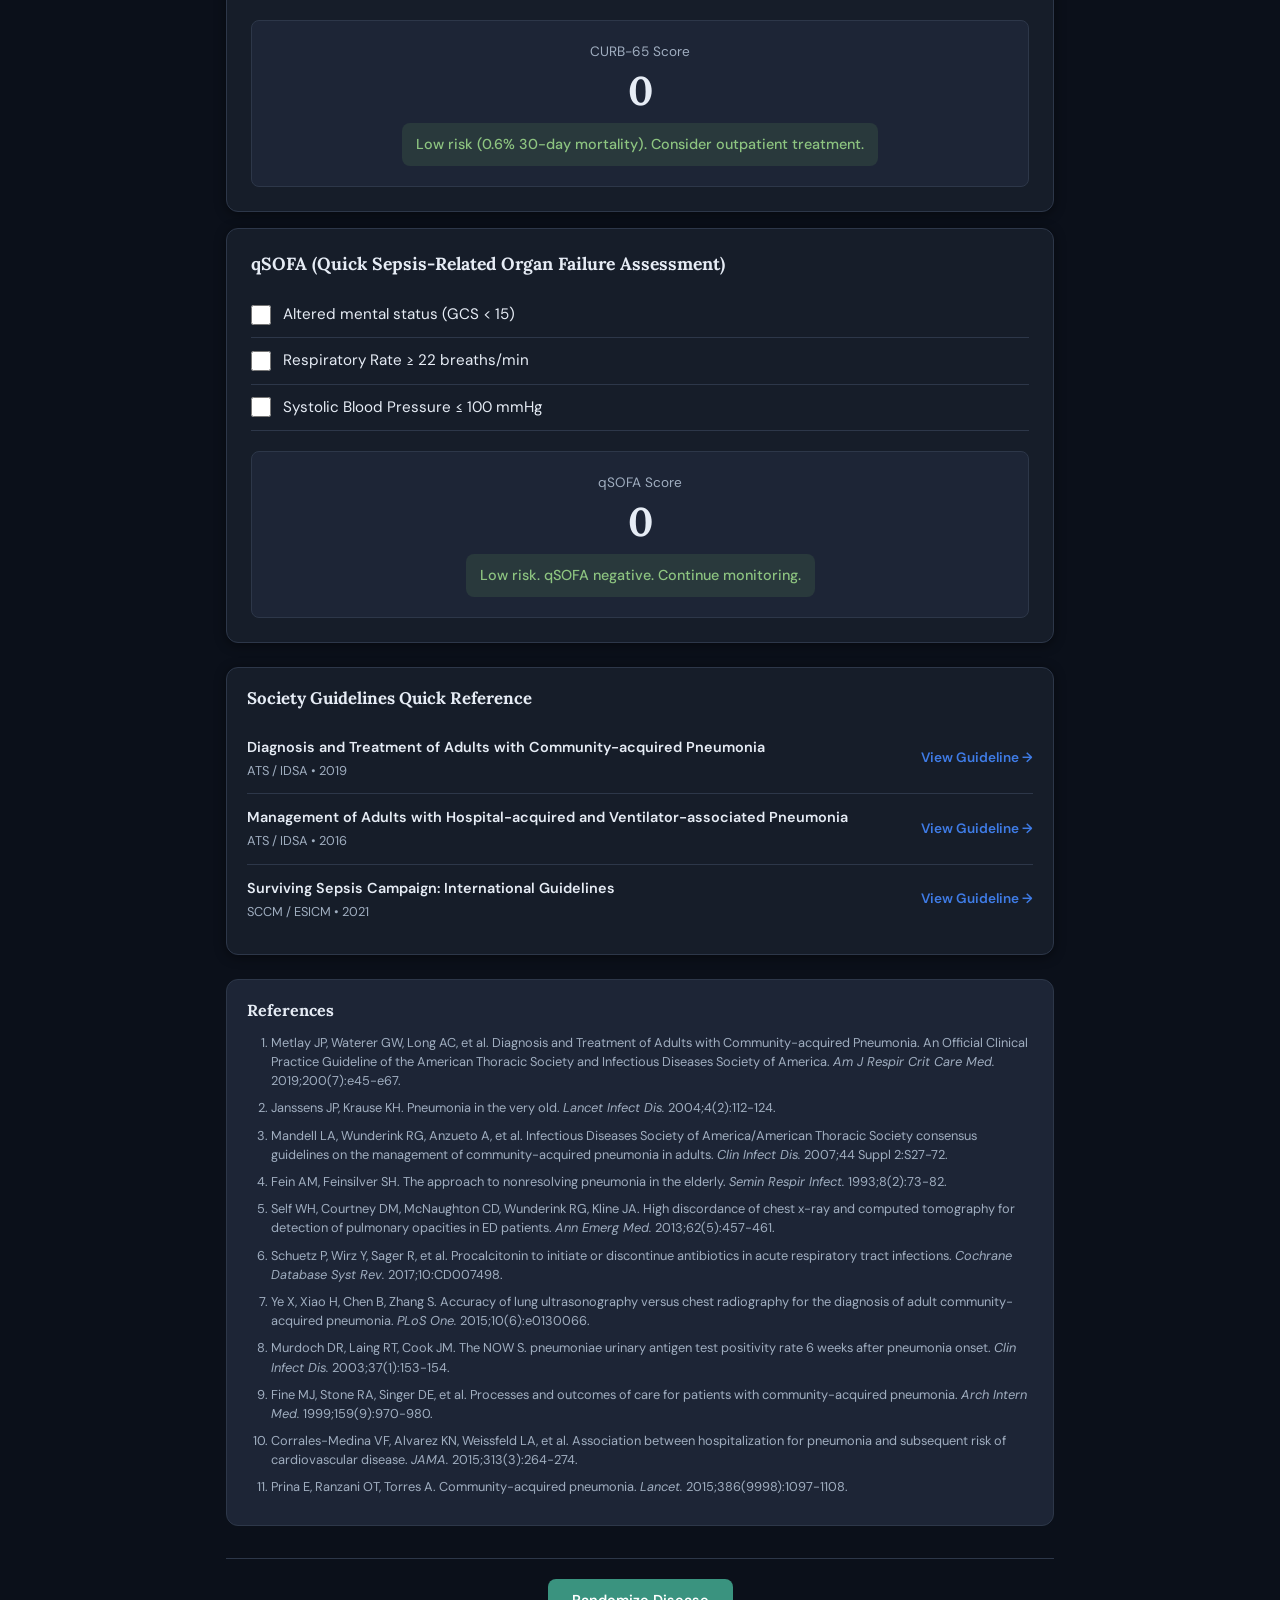
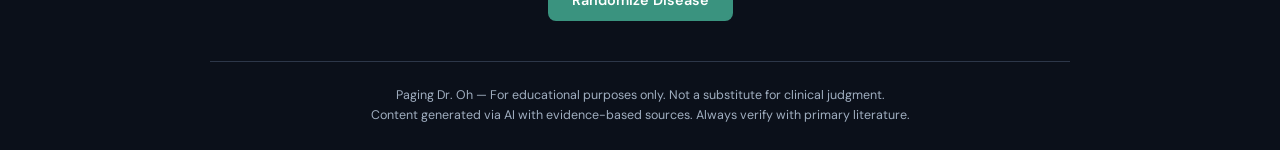
<file: template.html>
<!DOCTYPE html>
<html lang="en">
<head>
  <meta charset="UTF-8">
  <meta name="viewport" content="width=device-width, initial-scale=1.0">
  <title>Paging Dr. Oh — Evidence at the Bedside</title>
  <link rel="preconnect" href="https://fonts.googleapis.com">
  <link rel="preconnect" href="https://fonts.gstatic.com" crossorigin>
  <link href="https://fonts.googleapis.com/css2?family=Lora:ital,wght@0,400;0,600;0,700;1,400&family=DM+Sans:wght@400;500;700&display=swap" rel="stylesheet">
  <link rel="stylesheet" href="styles.css">
  <!-- Styles live in styles.css — edit that file to change the appearance -->
  <style>/* All styles live in styles.css — this block intentionally empty */
  </style>
</head>
<body>

  <!-- ==================== HEADER ==================== -->
  <header class="site-header">
    <h1>Paging Dr. Oh</h1>
    <p class="tagline">Evidence at the Bedside &mdash; Updated Daily</p>
  </header>

  <!-- ==================== TAB NAVIGATION ==================== -->
  <nav class="tab-nav">
    <button class="tab-btn active" data-tab="disease">Disease of the Day</button>
    <button class="tab-btn" data-tab="whatsnew">What's New</button>
    <button class="tab-btn" data-tab="landmark">Landmark Study</button>
    <button class="tab-btn" data-tab="archive">Archive</button>
  </nav>

  <main>

    <!-- ==================== TAB 1: DISEASE OF THE DAY ==================== -->
    <section id="disease" class="tab-content active">

      <!-- Disease Title Card -->
      <div class="disease-header card">
        <h2>Community-Acquired Pneumonia</h2>
        <p class="verified-date">Last verified: March 5, 2026</p>
      </div>

      <!-- Accordion: Clinical Manifestations -->
      <div class="accordion open">
        <div class="accordion-header" onclick="toggleAccordion(this)">
          <h3>Clinical Manifestations</h3>
          <span class="accordion-toggle">+</span>
        </div>
        <div class="accordion-body">
          <div class="accordion-content">
            <p><strong>Symptoms</strong></p>
            <ul>
              <li>Cough (productive or dry), fever, pleuritic chest pain, dyspnea<sup>1</sup></li>
              <li>Rigors and night sweats &mdash; common with bacterial etiologies</li>
              <li>Elderly: may present atypically with confusion, falls, or functional decline without respiratory symptoms<sup>2</sup></li>
            </ul>
            <p><strong>Exam Findings</strong></p>
            <ul>
              <li>Tachypnea, tachycardia</li>
              <li>Focal crackles or bronchial breath sounds on auscultation</li>
              <li>Dullness to percussion, increased tactile fremitus over affected area</li>
              <li>Egophony (E-to-A change) &rarr; suggests consolidation</li>
              <li>Pleural rub may indicate parapneumonic effusion<sup>1</sup></li>
            </ul>
          </div>
        </div>
      </div>

      <!-- Accordion: Differential Diagnosis -->
      <div class="accordion">
        <div class="accordion-header" onclick="toggleAccordion(this)">
          <h3>Differential Diagnosis</h3>
          <span class="accordion-toggle">+</span>
        </div>
        <div class="accordion-body">
          <div class="accordion-content">
            <p><strong>Common</strong></p>
            <ul>
              <li>Acute bronchitis</li>
              <li>Influenza / COVID-19</li>
              <li>Pulmonary embolism</li>
              <li>Heart failure with pulmonary edema</li>
              <li>Lung malignancy</li>
              <li>Eosinophilic pneumonia<sup>3</sup></li>
            </ul>
            <p><strong>Immunocompromised</strong></p>
            <ul>
              <li>Pneumocystis jirovecii (PJP)</li>
              <li>Fungal pneumonia (Histoplasma, Coccidioides)</li>
              <li>Mycobacterial infection</li>
              <li>Coxiella burnetii (Q fever) &mdash; travel/animal exposure<sup>3</sup></li>
            </ul>
            <p><strong>Mimics</strong></p>
            <ul>
              <li>COPD or asthma exacerbation complicated by infection</li>
              <li>Drug-induced pneumonitis (amiodarone, methotrexate)</li>
              <li>Cryptogenic organizing pneumonia<sup>4</sup></li>
            </ul>
          </div>
        </div>
      </div>

      <!-- Accordion: Diagnostic Tests -->
      <div class="accordion">
        <div class="accordion-header" onclick="toggleAccordion(this)">
          <h3>Diagnostic Tests</h3>
          <span class="accordion-toggle">+</span>
        </div>
        <div class="accordion-body">
          <div class="accordion-content">
            <p><strong>Chest X-Ray</strong></p>
            <ul>
              <li>Sn 73&ndash;92%, Sp 88&ndash;93% for lobar consolidation; PPV ~85%, NPV ~78%, +LR 6.1, -LR 0.25<sup>5</sup></li>
              <li>Lateral decubitus views can identify layering effusions missed on standard PA/lateral</li>
            </ul>
            <p><strong>Procalcitonin</strong></p>
            <ul>
              <li>&gt;0.25 ng/mL supports bacterial etiology: Sn 77%, Sp 79%, +LR 3.7, -LR 0.29<sup>6</sup></li>
              <li>&lt;0.1 ng/mL makes bacterial pneumonia unlikely</li>
            </ul>
            <p><strong>Lung Ultrasound (POCUS)</strong></p>
            <ul>
              <li>Sn 94%, Sp 96%, PPV 97%, NPV 93%, +LR 23.5, -LR 0.06 for consolidation<sup>7</sup></li>
              <li>Outperforms CXR in early disease and non-transportable patients</li>
            </ul>
            <p><strong>Microbiology</strong></p>
            <ul>
              <li>Sputum Gram stain/culture: Sn 50&ndash;60%, Sp ~80% &mdash; obtain before antibiotics<sup>1</sup></li>
              <li>Blood cultures: yield 5&ndash;14%; obtain in severe pneumonia</li>
              <li>Legionella urinary antigen (serogroup 1): Sn 70&ndash;80%, Sp &gt;99%, +LR &gt;70, -LR 0.25</li>
              <li>S. pneumoniae urinary antigen: Sn 60&ndash;75%, Sp 95%<sup>8</sup></li>
            </ul>
          </div>
        </div>
      </div>

      <!-- Accordion: Treatment -->
      <div class="accordion">
        <div class="accordion-header" onclick="toggleAccordion(this)">
          <h3>Treatment</h3>
          <span class="accordion-toggle">+</span>
        </div>
        <div class="accordion-body">
          <div class="accordion-content">
            <p><strong>Outpatient, no comorbidities<sup>1</sup></strong></p>
            <ul>
              <li>Amoxicillin 1 g TID, OR</li>
              <li>Doxycycline 100 mg BID, OR</li>
              <li>Macrolide (azithromycin 500 mg day 1 &rarr; 250 mg days 2&ndash;5) if local pneumococcal resistance &lt;25%</li>
            </ul>
            <p><strong>Outpatient with comorbidities</strong> (chronic lung/heart/liver/renal disease, diabetes, alcoholism, malignancy, asplenia)<sup>1</sup></p>
            <ul>
              <li>Amoxicillin-clavulanate OR cephalosporin (cefpodoxime, cefuroxime) PLUS macrolide or doxycycline, OR</li>
              <li>Respiratory fluoroquinolone monotherapy (levofloxacin 750 mg daily or moxifloxacin 400 mg daily)</li>
            </ul>
            <p><strong>Inpatient, non-ICU<sup>1</sup></strong></p>
            <ul>
              <li>Beta-lactam (ampicillin-sulbactam 1.5&ndash;3 g IV q6h, ceftriaxone 1&ndash;2 g IV daily, or cefotaxime 1&ndash;2 g IV q8h) PLUS macrolide or doxycycline, OR</li>
              <li>Respiratory fluoroquinolone monotherapy</li>
            </ul>
            <p><strong>Inpatient, ICU<sup>1</sup></strong></p>
            <ul>
              <li>Beta-lactam PLUS macrolide, OR beta-lactam PLUS respiratory fluoroquinolone</li>
              <li>MRSA risk factors &rarr; add vancomycin or linezolid</li>
              <li>Pseudomonas risk factors &rarr; piperacillin-tazobactam, cefepime, or meropenem PLUS fluoroquinolone or aminoglycoside</li>
            </ul>
            <p><strong>Duration<sup>1</sup></strong></p>
            <ul>
              <li>Minimum 5 days; extend only if not clinically stable</li>
              <li>Clinical stability = afebrile &ge;48h, HR &le;100, RR &le;24, SBP &ge;90, SpO2 &ge;90% on room air</li>
            </ul>
          </div>
        </div>
      </div>

      <!-- Accordion: Expected Course -->
      <div class="accordion">
        <div class="accordion-header" onclick="toggleAccordion(this)">
          <h3>Expected Course</h3>
          <span class="accordion-toggle">+</span>
        </div>
        <div class="accordion-body">
          <div class="accordion-content">
            <ul>
              <li>Defervescence within 48&ndash;72 hours of appropriate antibiotics<sup>9</sup></li>
              <li>Cough and fatigue may persist for weeks beyond clinical resolution</li>
              <li>Radiographic clearing lags 4&ndash;12 weeks; slower in elderly, smokers, multilobar disease, COPD</li>
              <li>Median hospital length of stay: 3&ndash;5 days</li>
              <li>Failure to improve by 72h &rarr; reassess diagnosis; consider complications (empyema, lung abscess, ARDS), resistant organisms, or alternative diagnoses</li>
              <li>30-day mortality: 5&ndash;15% (hospitalized), 25&ndash;50% (ICU)<sup>1,9</sup></li>
            </ul>
          </div>
        </div>
      </div>

      <!-- Accordion: Follow-up -->
      <div class="accordion">
        <div class="accordion-header" onclick="toggleAccordion(this)">
          <h3>Follow-up</h3>
          <span class="accordion-toggle">+</span>
        </div>
        <div class="accordion-body">
          <div class="accordion-content">
            <ul>
              <li>Follow-up CXR at 6&ndash;12 weeks post-discharge for patients &gt;50 y/o and smokers &rarr; rule out underlying malignancy<sup>1</sup></li>
              <li>Earlier reimaging if symptoms do not resolve as expected</li>
              <li>Review pneumococcal and influenza vaccination status at discharge</li>
              <li>Provide smoking cessation counseling</li>
              <li>Post-discharge follow-up within 1&ndash;2 weeks to confirm clinical resolution<sup>1</sup></li>
              <li>Assess for cardiovascular complications (acute MI, new arrhythmia, worsening HF) &mdash; CAP significantly increases short-term CV risk<sup>10</sup></li>
            </ul>
          </div>
        </div>
      </div>

      <!-- Accordion: Low-Resource Considerations -->
      <div class="accordion">
        <div class="accordion-header" onclick="toggleAccordion(this)">
          <h3>Low-Resource Considerations</h3>
          <span class="accordion-toggle">+</span>
        </div>
        <div class="accordion-body">
          <div class="accordion-content">
            <p><strong>Without advanced imaging</strong></p>
            <ul>
              <li>Clinical diagnosis via history, vitals, and auscultation remains valid<sup>11</sup></li>
              <li>Lung ultrasound (if available) substitutes for CT</li>
              <li>CURB-65 can risk-stratify without labs in some cases</li>
            </ul>
            <p><strong>Without subspecialty access</strong></p>
            <ul>
              <li>Most CAP managed effectively by generalists</li>
              <li>Consult ID or pulmonology for non-resolving or recurrent pneumonia</li>
              <li>Telemedicine can bridge access gaps</li>
            </ul>
            <p><strong>Formulary limitations<sup>1,11</sup></strong></p>
            <ul>
              <li>Amoxicillin and doxycycline &mdash; widely available, inexpensive</li>
              <li>Doxycycline substitutes for macrolides for atypical coverage</li>
              <li>IV ampicillin + doxycycline as alternative if ceftriaxone unavailable</li>
              <li>Penicillin G remains effective against susceptible pneumococci</li>
            </ul>
          </div>
        </div>
      </div>

      <!-- Clinical Scores Section -->
      <h3 class="section-title">Relevant Clinical Scores</h3>

      <!-- CURB-65 Calculator -->
      <div class="calculator-card" id="curb65-calc">
        <h4>CURB-65 Severity Score</h4>
        <div class="calc-option">
          <input type="checkbox" id="curb-c" onchange="updateCURB65()">
          <label for="curb-c"><strong>C</strong>onfusion &mdash; new-onset disorientation to person, place, or time</label>
        </div>
        <div class="calc-option">
          <input type="checkbox" id="curb-u" onchange="updateCURB65()">
          <label for="curb-u"><strong>U</strong>rea (BUN) &gt; 19 mg/dL (7 mmol/L)</label>
        </div>
        <div class="calc-option">
          <input type="checkbox" id="curb-r" onchange="updateCURB65()">
          <label for="curb-r"><strong>R</strong>espiratory Rate &ge; 30 breaths/min</label>
        </div>
        <div class="calc-option">
          <input type="checkbox" id="curb-b" onchange="updateCURB65()">
          <label for="curb-b"><strong>B</strong>lood Pressure: SBP &lt; 90 or DBP &le; 60 mmHg</label>
        </div>
        <div class="calc-option">
          <input type="checkbox" id="curb-65" onchange="updateCURB65()">
          <label for="curb-65">Age &ge; <strong>65</strong> years</label>
        </div>
        <div class="score-result">
          <span class="score-label">CURB-65 Score</span>
          <span class="score-value" id="curb65-score">0</span>
          <div class="score-interpretation risk-low" id="curb65-interp">
            Low risk (0.6% 30-day mortality). Consider outpatient treatment.
          </div>
        </div>
      </div>

      <!-- qSOFA Calculator -->
      <div class="calculator-card" id="qsofa-calc">
        <h4>qSOFA (Quick Sepsis-Related Organ Failure Assessment)</h4>
        <div class="calc-option">
          <input type="checkbox" id="qsofa-ms" onchange="updateQSOFA()">
          <label for="qsofa-ms">Altered mental status (GCS &lt; 15)</label>
        </div>
        <div class="calc-option">
          <input type="checkbox" id="qsofa-rr" onchange="updateQSOFA()">
          <label for="qsofa-rr">Respiratory Rate &ge; 22 breaths/min</label>
        </div>
        <div class="calc-option">
          <input type="checkbox" id="qsofa-sbp" onchange="updateQSOFA()">
          <label for="qsofa-sbp">Systolic Blood Pressure &le; 100 mmHg</label>
        </div>
        <div class="score-result">
          <span class="score-label">qSOFA Score</span>
          <span class="score-value" id="qsofa-score">0</span>
          <div class="score-interpretation risk-low" id="qsofa-interp">
            Low risk. qSOFA negative. Continue monitoring.
          </div>
        </div>
      </div>

      <!-- Guidelines Quick Reference -->
      <div class="guidelines-box">
        <h4>Society Guidelines Quick Reference</h4>
        <div class="guideline-item">
          <div class="guideline-info">
            <div class="guideline-name">Diagnosis and Treatment of Adults with Community-acquired Pneumonia</div>
            <div class="guideline-meta">ATS / IDSA &bull; 2019</div>
          </div>
          <a href="https://doi.org/10.1164/rccm.201908-1581ST" class="guideline-link" target="_blank" rel="noopener">View Guideline &#8594;</a>
        </div>
        <div class="guideline-item">
          <div class="guideline-info">
            <div class="guideline-name">Management of Adults with Hospital-acquired and Ventilator-associated Pneumonia</div>
            <div class="guideline-meta">ATS / IDSA &bull; 2016</div>
          </div>
          <a href="https://doi.org/10.1093/cid/ciw353" class="guideline-link" target="_blank" rel="noopener">View Guideline &#8594;</a>
        </div>
        <div class="guideline-item">
          <div class="guideline-info">
            <div class="guideline-name">Surviving Sepsis Campaign: International Guidelines</div>
            <div class="guideline-meta">SCCM / ESICM &bull; 2021</div>
          </div>
          <a href="https://doi.org/10.1097/CCM.0000000000005337" class="guideline-link" target="_blank" rel="noopener">View Guideline &#8594;</a>
        </div>
      </div>

      <!-- References -->
      <div class="references">
        <h4>References</h4>
        <ol>
          <li id="ref-1">Metlay JP, Waterer GW, Long AC, et al. Diagnosis and Treatment of Adults with Community-acquired Pneumonia. An Official Clinical Practice Guideline of the American Thoracic Society and Infectious Diseases Society of America. <em>Am J Respir Crit Care Med.</em> 2019;200(7):e45-e67.</li>
          <li id="ref-2">Janssens JP, Krause KH. Pneumonia in the very old. <em>Lancet Infect Dis.</em> 2004;4(2):112-124.</li>
          <li id="ref-3">Mandell LA, Wunderink RG, Anzueto A, et al. Infectious Diseases Society of America/American Thoracic Society consensus guidelines on the management of community-acquired pneumonia in adults. <em>Clin Infect Dis.</em> 2007;44 Suppl 2:S27-72.</li>
          <li id="ref-4">Fein AM, Feinsilver SH. The approach to nonresolving pneumonia in the elderly. <em>Semin Respir Infect.</em> 1993;8(2):73-82.</li>
          <li id="ref-5">Self WH, Courtney DM, McNaughton CD, Wunderink RG, Kline JA. High discordance of chest x-ray and computed tomography for detection of pulmonary opacities in ED patients. <em>Ann Emerg Med.</em> 2013;62(5):457-461.</li>
          <li id="ref-6">Schuetz P, Wirz Y, Sager R, et al. Procalcitonin to initiate or discontinue antibiotics in acute respiratory tract infections. <em>Cochrane Database Syst Rev.</em> 2017;10:CD007498.</li>
          <li id="ref-7">Ye X, Xiao H, Chen B, Zhang S. Accuracy of lung ultrasonography versus chest radiography for the diagnosis of adult community-acquired pneumonia. <em>PLoS One.</em> 2015;10(6):e0130066.</li>
          <li id="ref-8">Murdoch DR, Laing RT, Cook JM. The NOW S. pneumoniae urinary antigen test positivity rate 6 weeks after pneumonia onset. <em>Clin Infect Dis.</em> 2003;37(1):153-154.</li>
          <li id="ref-9">Fine MJ, Stone RA, Singer DE, et al. Processes and outcomes of care for patients with community-acquired pneumonia. <em>Arch Intern Med.</em> 1999;159(9):970-980.</li>
          <li id="ref-10">Corrales-Medina VF, Alvarez KN, Weissfeld LA, et al. Association between hospitalization for pneumonia and subsequent risk of cardiovascular disease. <em>JAMA.</em> 2015;313(3):264-274.</li>
          <li id="ref-11">Prina E, Ranzani OT, Torres A. Community-acquired pneumonia. <em>Lancet.</em> 2015;386(9998):1097-1108.</li>
        </ol>
      </div>

      <!-- Randomize Button -->
      <div class="randomize-wrap">
        <button class="btn btn-primary" id="randomize-btn">Randomize Disease</button>
      </div>

    </section>

    <!-- ==================== TAB 2: WHAT'S NEW ==================== -->
    <section id="whatsnew" class="tab-content">

      <h3 class="section-title" style="margin-top:0;">Latest Updates (Past 30 Days)</h3>

      <!-- Card 1: RCT -->
      <div class="wn-card">
        <div class="wn-card-header">
          <div class="wn-tags">
            <span class="pill pill-rct">RCT</span>
            <span class="pill pill-specialty">Critical Care</span>
          </div>
          <div class="card-actions">
            <button class="action-btn star" title="Star this study" data-id="wn-1">&#9734;</button>
          </div>
        </div>
        <div class="wn-source">NEJM &bull; February 27, 2026</div>
        <div class="wn-title">Balanced Crystalloids vs. Normal Saline in Critically Ill Adults: Extended Follow-up of the SMART Trial</div>
        <div class="wn-section-label">Study Design</div>
        <p class="wn-text">Multicenter, cluster-randomized, crossover trial across 5 ICUs. N=15,802 adults receiving IV crystalloid for any indication. Primary outcome: major adverse kidney events at 90 days (MAKE90).</p>
        <div class="wn-section-label">Key Findings</div>
        <p class="wn-text">The extended 2-year follow-up demonstrated persistent reduction in composite renal endpoint favoring balanced crystalloids (HR 0.88, 95% CI 0.79&ndash;0.97). Subgroup analysis showed the benefit was most pronounced in sepsis and post-surgical populations.</p>
        <div class="wn-bottom-line">
          <strong>Bottom Line:</strong> Strengthens the case for balanced crystalloids as default IV fluid in critically ill patients, particularly those with sepsis or AKI risk factors.
        </div>
        <div class="wn-footer">
          <div class="confidence confidence-high">
            <span class="confidence-dot"></span>
            High confidence
          </div>
          <a href="#" class="source-link">View Source &#8594;</a>
        </div>
      </div>

      <!-- Card 2: Guideline -->
      <div class="wn-card">
        <div class="wn-card-header">
          <div class="wn-tags">
            <span class="pill pill-guideline">Guideline</span>
            <span class="pill pill-specialty">Cardiology</span>
          </div>
          <div class="card-actions">
            <button class="action-btn star" title="Star this study" data-id="wn-2">&#9734;</button>
          </div>
        </div>
        <div class="wn-source">AHA / ACC &bull; February 20, 2026</div>
        <div class="wn-title">Updated Guidelines for the Management of Chronic Heart Failure: Focus on SGLT2 Inhibitor Positioning</div>
        <div class="wn-section-label">Summary</div>
        <p class="wn-text">New guideline elevates SGLT2 inhibitors (dapagliflozin, empagliflozin) to Class I recommendation across all heart failure phenotypes (HFrEF, HFmrEF, and HFpEF), regardless of diabetes status. Recommended as part of foundational therapy alongside ARNIs, beta-blockers, and MRAs.</p>
        <div class="wn-section-label">Key Changes</div>
        <p class="wn-text">Previous guidelines recommended SGLT2 inhibitors as Class I only for HFrEF. The update expands this to HFpEF based on DELIVER and EMPEROR-Preserved data, creating a unified recommendation across the EF spectrum.</p>
        <div class="wn-bottom-line">
          <strong>Bottom Line:</strong> SGLT2 inhibitors are now foundational therapy for all heart failure patients. Start early regardless of EF or diabetes status.
        </div>
        <div class="wn-footer">
          <div class="confidence confidence-high">
            <span class="confidence-dot"></span>
            High confidence
          </div>
          <a href="#" class="source-link">View Source &#8594;</a>
        </div>
      </div>

      <!-- Card 3: Meta-analysis -->
      <div class="wn-card">
        <div class="wn-card-header">
          <div class="wn-tags">
            <span class="pill pill-meta">Meta-Analysis</span>
            <span class="pill pill-specialty">Infectious Disease</span>
          </div>
          <div class="card-actions">
            <button class="action-btn star" title="Star this study" data-id="wn-3">&#9734;</button>
          </div>
        </div>
        <div class="wn-source">The Lancet Infectious Diseases &bull; February 14, 2026</div>
        <div class="wn-title">Short-Course vs. Standard-Duration Antibiotic Therapy for Community-Acquired Pneumonia: Individual Patient Data Meta-Analysis</div>
        <div class="wn-section-label">Study Design</div>
        <p class="wn-text">Individual patient data meta-analysis of 12 RCTs (N=5,284). Compared 3&ndash;5 day vs. 7&ndash;14 day antibiotic courses for hospitalized adults with CAP. Primary outcome: clinical cure at 15&ndash;30 days.</p>
        <div class="wn-section-label">Key Findings</div>
        <p class="wn-text">Short-course therapy was noninferior to standard-duration therapy for clinical cure (87.3% vs. 88.1%; risk difference -0.8%, 95% CI -2.8% to 1.2%). No difference in 30-day mortality (3.1% vs. 3.4%). Short-course groups had lower rates of C. difficile infection (1.2% vs. 2.8%, p=0.003) and shorter hospital stays.</p>
        <div class="wn-bottom-line">
          <strong>Bottom Line:</strong> 3&ndash;5 days of antibiotics is sufficient for most hospitalized CAP patients who reach clinical stability, with fewer adverse effects than longer courses.
        </div>
        <div class="wn-footer">
          <div class="confidence confidence-high">
            <span class="confidence-dot"></span>
            High confidence
          </div>
          <a href="#" class="source-link">View Source &#8594;</a>
        </div>
      </div>

      <!-- Card 4: FDA Action -->
      <div class="wn-card">
        <div class="wn-card-header">
          <div class="wn-tags">
            <span class="pill pill-fda">FDA Action</span>
            <span class="pill pill-specialty">Hematology</span>
          </div>
          <div class="card-actions">
            <button class="action-btn star" title="Star this study" data-id="wn-4">&#9734;</button>
          </div>
        </div>
        <div class="wn-source">FDA &bull; February 10, 2026</div>
        <div class="wn-title">FDA Approves Abelacimab for VTE Prophylaxis in Medically Ill Patients</div>
        <div class="wn-section-label">Summary</div>
        <p class="wn-text">Abelacimab, a monoclonal antibody targeting Factor XI, received FDA approval for venous thromboembolism prophylaxis in hospitalized medically ill patients based on the ANT-005 Phase III trial (N=3,468).</p>
        <div class="wn-section-label">Key Findings</div>
        <p class="wn-text">Monthly subcutaneous dosing reduced VTE events by 56% vs. placebo (HR 0.44, 95% CI 0.30&ndash;0.64) with no significant increase in major bleeding (0.3% vs. 0.2%, p=0.58). This dissociation of antithrombotic efficacy from bleeding risk represents a potential paradigm shift in anticoagulation.</p>
        <div class="wn-bottom-line">
          <strong>Bottom Line:</strong> First Factor XI inhibitor approved for VTE prevention. Offers effective thromboprophylaxis with dramatically lower bleeding risk than traditional anticoagulants.
        </div>
        <div class="wn-footer">
          <div class="confidence confidence-moderate">
            <span class="confidence-dot"></span>
            Moderate confidence &mdash; single pivotal trial
          </div>
          <a href="#" class="source-link">View Source &#8594;</a>
        </div>
      </div>

    </section>

    <!-- ==================== TAB 3: LANDMARK STUDY ==================== -->
    <section id="landmark" class="tab-content">

      <div class="landmark-card">
        <div class="landmark-header">
          <h3 class="landmark-title">ARDS Network: Low Tidal Volume Ventilation (ARMA Trial)</h3>
          <button class="action-btn star" data-id="arma-2000" title="Star this study">&#9734;</button>
        </div>
        <div class="landmark-meta">
          NEJM &bull; 2000 &bull; The Acute Respiratory Distress Syndrome Network
        </div>

        <div class="landmark-section">
          <h4>Study Design</h4>
          <p>Multicenter, randomized controlled trial conducted across 10 university centers in the NHLBI ARDS Clinical Trials Network. Enrolled 861 patients with acute lung injury (ALI) or ARDS meeting the American-European Consensus Conference criteria. Patients were randomized to receive mechanical ventilation with either a traditional tidal volume of 12 mL/kg predicted body weight or a lower tidal volume of 6 mL/kg predicted body weight, with plateau pressure limits of 50 and 30 cm H2O, respectively.</p>
        </div>

        <div class="landmark-section">
          <h4>Population</h4>
          <p>Adults with ALI/ARDS from diverse etiologies including pneumonia (35%), sepsis (22%), aspiration (15%), trauma (8%), and other causes (20%). Mean age was 51 years, and mean PaO2/FiO2 ratio at enrollment was approximately 130 mmHg. Patients receiving ventilation for more than 36 hours before meeting criteria were excluded.</p>
        </div>

        <div class="landmark-section">
          <h4>Primary Endpoint</h4>
          <p>All-cause mortality before discharge home and breathing without assistance (assessed at 180 days). Secondary endpoints included ventilator-free days, organ failure-free days, and barotrauma rates.</p>
        </div>

        <div class="landmark-section">
          <h4>Key Findings</h4>
          <p>The trial was stopped early by the Data Safety Monitoring Board after an interim analysis demonstrated a statistically significant mortality benefit. Mortality was 31.0% in the lower tidal volume group versus 39.8% in the traditional tidal volume group (absolute risk reduction 8.8%, relative risk reduction 22%, p=0.007, NNT=11). The lower tidal volume group also had significantly more ventilator-free days (mean 12 vs. 10 days, p=0.007) and more organ failure-free days. There was no significant difference in barotrauma rates between groups.</p>
        </div>

        <div class="landmark-section">
          <h4>What Changed in Practice</h4>
          <p>This trial fundamentally transformed the approach to mechanical ventilation in ARDS and is considered one of the most important critical care trials ever conducted. Low tidal volume ventilation (6 mL/kg PBW) became the standard of care worldwide, effectively ending the era of high tidal volumes in ARDS management. The concept of "lung-protective ventilation" was cemented as a pillar of critical care practice.</p>
        </div>

        <div class="landmark-section">
          <h4>What Critics Said</h4>
          <p>Critics argued that the control group's 12 mL/kg tidal volume was already higher than what many clinicians were using, potentially inflating the treatment effect. Some pointed out that the higher plateau pressures in the control group (rather than the tidal volume itself) might have been the primary driver of harm. The permissive hypercapnia required in the low tidal volume arm also raised concerns about CO2-related effects on intracranial pressure and hemodynamics.</p>
        </div>

        <div class="landmark-section">
          <h4>Where It Stands Now</h4>
          <p>Low tidal volume ventilation remains the uncontested standard for ARDS management over two decades later. Subsequent studies have extended the concept of lung-protective ventilation to non-ARDS surgical patients. The 2023 ATS/ESICM/SCCM clinical practice guideline continues to recommend tidal volumes of 4&ndash;8 mL/kg PBW (with strong recommendation and moderate certainty). The concept of driving pressure (plateau minus PEEP) has emerged as potentially a more physiologically precise target than tidal volume alone, but low tidal volumes remain the foundation.</p>
        </div>
      </div>

      <!-- Favorites Section -->
      <div class="favorites-section">
        <div class="favorites-header">
          <h4>Starred Studies</h4>
          <button class="btn btn-outline btn-sm" id="export-btn" onclick="exportFavorites()">Copy to Clipboard</button>
        </div>
        <ul class="favorites-list" id="favorites-list">
          <li class="favorites-empty">No favorites yet. Star studies to add them here.</li>
        </ul>
      </div>

    </section>

    <!-- ==================== TAB 4: ARCHIVE ==================== -->
    <section id="archive" class="tab-content">

      <h3 class="section-title" style="margin-top:0;">Archive</h3>
      <p style="font-size:0.9rem; color:var(--gray); margin-bottom:20px;">Studies and updates that have rolled out of the 30-day window, organized by month.</p>

      <!-- February 2026 -->
      <div class="archive-month">
        <div class="archive-month-header" onclick="toggleArchiveMonth(this)">
          <h3>February 2026</h3>
          <span class="archive-toggle">&#9654;</span>
        </div>
        <div class="archive-month-body">

          <div class="archive-card" onclick="toggleArchiveCard(this)">
            <div class="archive-card-header">
              <div>
                <div class="archive-card-title">Dapagliflozin in CKD Without Diabetes: DAPA-CKD Long-Term Extension</div>
                <div class="archive-card-meta"><span class="pill pill-rct" style="font-size:0.65rem;padding:2px 8px;">RCT</span> &bull; Nephrology &bull; Feb 1, 2026</div>
              </div>
              <span class="accordion-toggle">+</span>
            </div>
            <div class="archive-card-details">
              <div class="archive-detail-content">
                <p>Open-label extension of DAPA-CKD (N=2,906) confirmed sustained 39% relative risk reduction in eGFR decline over 3.5 years in non-diabetic CKD patients (eGFR 25&ndash;75). Benefits were consistent across CKD stages 2&ndash;4 and all proteinuria levels.</p>
                <p><strong>Bottom Line:</strong> Long-term data solidify SGLT2 inhibitors as standard of care in non-diabetic CKD.</p>
              </div>
            </div>
          </div>

          <div class="archive-card" onclick="toggleArchiveCard(this)">
            <div class="archive-card-header">
              <div>
                <div class="archive-card-title">Updated AGA Guidelines on Biologics for Moderate-Severe UC</div>
                <div class="archive-card-meta"><span class="pill pill-guideline" style="font-size:0.65rem;padding:2px 8px;">Guideline</span> &bull; Gastroenterology &bull; Feb 5, 2026</div>
              </div>
              <span class="accordion-toggle">+</span>
            </div>
            <div class="archive-card-details">
              <div class="archive-detail-content">
                <p>AGA now conditionally recommends IL-23 inhibitors (mirikizumab, guselkumab) as first-line advanced therapy for moderate-to-severe UC, alongside existing options. Head-to-head network meta-analysis data informed the positioning.</p>
                <p><strong>Bottom Line:</strong> IL-23 inhibitors join anti-TNFs, vedolizumab, and JAK inhibitors as first-line advanced therapy options for UC.</p>
              </div>
            </div>
          </div>

          <div class="archive-card" onclick="toggleArchiveCard(this)">
            <div class="archive-card-header">
              <div>
                <div class="archive-card-title">Semaglutide and Cardiovascular Outcomes in Non-Diabetic Obesity: SELECT 3-Year Data</div>
                <div class="archive-card-meta"><span class="pill pill-rct" style="font-size:0.65rem;padding:2px 8px;">RCT</span> &bull; Cardiology &bull; Feb 12, 2026</div>
              </div>
              <span class="accordion-toggle">+</span>
            </div>
            <div class="archive-card-details">
              <div class="archive-detail-content">
                <p>Three-year follow-up of SELECT confirmed persistent 20% relative risk reduction in MACE with semaglutide 2.4 mg weekly in obese patients without diabetes. No attenuation of benefit over time. GI side effects led to discontinuation in 7%.</p>
                <p><strong>Bottom Line:</strong> Sustained cardiovascular benefit of semaglutide in non-diabetic obesity supports long-term use for CV risk reduction beyond weight loss alone.</p>
              </div>
            </div>
          </div>

        </div>
      </div>

      <!-- January 2026 -->
      <div class="archive-month">
        <div class="archive-month-header" onclick="toggleArchiveMonth(this)">
          <h3>January 2026</h3>
          <span class="archive-toggle">&#9654;</span>
        </div>
        <div class="archive-month-body">

          <div class="archive-card" onclick="toggleArchiveCard(this)">
            <div class="archive-card-header">
              <div>
                <div class="archive-card-title">Cefepime vs. Piperacillin-Tazobactam in Suspected Sepsis: ACORN Extended Follow-up</div>
                <div class="archive-card-meta"><span class="pill pill-rct" style="font-size:0.65rem;padding:2px 8px;">RCT</span> &bull; Critical Care &bull; Jan 8, 2026</div>
              </div>
              <span class="accordion-toggle">+</span>
            </div>
            <div class="archive-card-details">
              <div class="archive-detail-content">
                <p>Extended analysis of ACORN trial (N=2,511) confirmed no significant difference in 90-day mortality between cefepime and piperacillin-tazobactam in suspected sepsis. The cefepime group had significantly more neurotoxicity (encephalopathy, non-convulsive status) particularly in patients with renal dysfunction.</p>
                <p><strong>Bottom Line:</strong> Both remain reasonable first-line options for empiric sepsis coverage; monitor for cefepime neurotoxicity in renal impairment.</p>
              </div>
            </div>
          </div>

          <div class="archive-card" onclick="toggleArchiveCard(this)">
            <div class="archive-card-header">
              <div>
                <div class="archive-card-title">FDA Safety Communication: Updated Black Box Warning for Fluoroquinolones in Aortic Dissection Risk</div>
                <div class="archive-card-meta"><span class="pill pill-fda" style="font-size:0.65rem;padding:2px 8px;">FDA</span> &bull; Infectious Disease &bull; Jan 15, 2026</div>
              </div>
              <span class="accordion-toggle">+</span>
            </div>
            <div class="archive-card-details">
              <div class="archive-detail-content">
                <p>FDA expanded the black box warning on fluoroquinolones to include new data on aortic dissection and rupture risk, particularly in patients over 65, those with known aortic aneurysm, Marfan syndrome, Ehlers-Danlos syndrome, or uncontrolled hypertension. Risk appears highest in the first 30 days of exposure.</p>
                <p><strong>Bottom Line:</strong> Avoid fluoroquinolones in patients with aortic risk factors whenever reasonable alternatives exist.</p>
              </div>
            </div>
          </div>

        </div>
      </div>

      <!-- December 2025 -->
      <div class="archive-month">
        <div class="archive-month-header" onclick="toggleArchiveMonth(this)">
          <h3>December 2025</h3>
          <span class="archive-toggle">&#9654;</span>
        </div>
        <div class="archive-month-body">

          <div class="archive-card" onclick="toggleArchiveCard(this)">
            <div class="archive-card-header">
              <div>
                <div class="archive-card-title">Tirzepatide vs. Insulin Glargine in Type 2 Diabetes with CKD: SURPASS-CKD</div>
                <div class="archive-card-meta"><span class="pill pill-rct" style="font-size:0.65rem;padding:2px 8px;">RCT</span> &bull; Endocrinology &bull; Dec 3, 2025</div>
              </div>
              <span class="accordion-toggle">+</span>
            </div>
            <div class="archive-card-details">
              <div class="archive-detail-content">
                <p>Tirzepatide demonstrated superior HbA1c reduction and weight loss compared to insulin glargine in T2DM patients with eGFR 15&ndash;45, with no increased hypoglycemia risk and favorable renal secondary outcomes.</p>
                <p><strong>Bottom Line:</strong> Tirzepatide appears safe and effective even in advanced CKD, challenging the reliance on insulin in this population.</p>
              </div>
            </div>
          </div>

        </div>
      </div>

    </section>

  </main>

  <!-- ==================== FOOTER ==================== -->
  <footer class="site-footer">
    <p>Paging Dr. Oh &mdash; For educational purposes only. Not a substitute for clinical judgment.</p>
    <p>Content generated via AI with evidence-based sources. Always verify with primary literature.</p>
  </footer>

  <!-- ==================== JAVASCRIPT ==================== -->
  <script>
    /* ===== TAB SWITCHING ===== */
    document.querySelectorAll('.tab-btn').forEach(function(btn) {
      btn.addEventListener('click', function() {
        document.querySelectorAll('.tab-btn').forEach(function(b) { b.classList.remove('active'); });
        document.querySelectorAll('.tab-content').forEach(function(c) { c.classList.remove('active'); });
        btn.classList.add('active');
        var target = document.getElementById(btn.getAttribute('data-tab'));
        if (target) target.classList.add('active');
        window.scrollTo({ top: 0, behavior: 'smooth' });
      });
    });

    /* ===== ACCORDION TOGGLE ===== */
    function toggleAccordion(header) {
      var accordion = header.parentElement;
      accordion.classList.toggle('open');
    }

    /* ===== ARCHIVE MONTH TOGGLE ===== */
    function toggleArchiveMonth(header) {
      header.parentElement.classList.toggle('open');
    }

    /* ===== ARCHIVE CARD EXPAND ===== */
    function toggleArchiveCard(card) {
      card.classList.toggle('expanded');
    }

    /* ===== CURB-65 CALCULATOR ===== */
    function updateCURB65() {
      var ids = ['curb-c', 'curb-u', 'curb-r', 'curb-b', 'curb-65'];
      var score = 0;
      ids.forEach(function(id) {
        if (document.getElementById(id).checked) score++;
      });

      document.getElementById('curb65-score').textContent = score;
      var interp = document.getElementById('curb65-interp');

      var messages = {
        0: { cls: 'risk-low',      text: 'Low risk (0.6% 30-day mortality). Consider outpatient treatment.' },
        1: { cls: 'risk-low',      text: 'Low risk (2.7% 30-day mortality). Consider outpatient treatment with close follow-up.' },
        2: { cls: 'risk-moderate', text: 'Moderate risk (6.8% 30-day mortality). Consider short inpatient stay or closely supervised outpatient treatment.' },
        3: { cls: 'risk-high',     text: 'Severe (14.0% 30-day mortality). Hospitalize. Consider ICU admission.' },
        4: { cls: 'risk-high',     text: 'Severe (27.8% 30-day mortality). Hospitalize with ICU admission recommended.' },
        5: { cls: 'risk-high',     text: 'Highest risk (57.6% 30-day mortality). Urgent ICU admission.' }
      };

      var m = messages[score];
      interp.className = 'score-interpretation ' + m.cls;
      interp.textContent = m.text;
    }

    /* ===== qSOFA CALCULATOR ===== */
    function updateQSOFA() {
      var ids = ['qsofa-ms', 'qsofa-rr', 'qsofa-sbp'];
      var score = 0;
      ids.forEach(function(id) {
        if (document.getElementById(id).checked) score++;
      });

      document.getElementById('qsofa-score').textContent = score;
      var interp = document.getElementById('qsofa-interp');

      if (score < 2) {
        interp.className = 'score-interpretation risk-low';
        interp.textContent = 'Low risk. qSOFA negative. Continue standard monitoring.';
      } else {
        interp.className = 'score-interpretation risk-high';
        interp.textContent = 'qSOFA positive (\u22652). Assess for organ dysfunction. Initiate sepsis workup and consider higher level of care.';
      }
    }

    /* ===== STAR / FAVORITE BUTTONS ===== */
    document.querySelectorAll('.action-btn.star').forEach(function(btn) {
      btn.addEventListener('click', function(e) {
        e.stopPropagation();
        btn.classList.toggle('active');
        var id = btn.getAttribute('data-id');
        var favorites = JSON.parse(localStorage.getItem('pdr-favorites') || '[]');

        if (btn.classList.contains('active')) {
          btn.innerHTML = '&#9733;';
          if (favorites.indexOf(id) === -1) favorites.push(id);
        } else {
          btn.innerHTML = '&#9734;';
          var idx = favorites.indexOf(id);
          if (idx > -1) favorites.splice(idx, 1);
        }

        localStorage.setItem('pdr-favorites', JSON.stringify(favorites));
        updateFavoritesList();
      });
    });

    /* ===== FAVORITES LIST ===== */
    function updateFavoritesList() {
      var favorites = JSON.parse(localStorage.getItem('pdr-favorites') || '[]');
      var list = document.getElementById('favorites-list');
      if (!list) return;

      if (favorites.length === 0) {
        list.innerHTML = '<li class="favorites-empty">No favorites yet. Star studies to add them here.</li>';
        return;
      }

      var html = '';
      favorites.forEach(function(id) {
        var btn = document.querySelector('.action-btn.star[data-id="' + id + '"]');
        var card = btn ? (btn.closest('.landmark-card') || btn.closest('.wn-card')) : null;
        var title = id;
        if (card) {
          var titleEl = card.querySelector('.landmark-title') || card.querySelector('.wn-title');
          if (titleEl) title = titleEl.textContent;
        }
        html += '<li><span>' + title + '</span><button class="action-btn" onclick="removeFavorite(\'' + id + '\')" style="opacity:1;font-size:0.9rem;color:var(--english-red);padding:2px 6px;" title="Remove">\u2715</button></li>';
      });
      list.innerHTML = html;
    }

    function removeFavorite(id) {
      var favorites = JSON.parse(localStorage.getItem('pdr-favorites') || '[]');
      var idx = favorites.indexOf(id);
      if (idx > -1) favorites.splice(idx, 1);
      localStorage.setItem('pdr-favorites', JSON.stringify(favorites));

      var btn = document.querySelector('.action-btn.star[data-id="' + id + '"]');
      if (btn) {
        btn.classList.remove('active');
        btn.innerHTML = '&#9734;';
      }
      updateFavoritesList();
    }

    /* ===== EXPORT FAVORITES TO CLIPBOARD ===== */
    function exportFavorites() {
      var favorites = JSON.parse(localStorage.getItem('pdr-favorites') || '[]');
      if (favorites.length === 0) {
        alert('No favorites to export. Star some studies first!');
        return;
      }

      var text = 'Paging Dr. Oh \u2014 Starred Landmark Studies\n';
      text += '========================================\n\n';

      favorites.forEach(function(id, i) {
        var btn = document.querySelector('.action-btn.star[data-id="' + id + '"]');
        var card = btn ? (btn.closest('.landmark-card') || btn.closest('.wn-card')) : null;
        var title = id;
        var meta = '';
        if (card) {
          var titleEl = card.querySelector('.landmark-title') || card.querySelector('.wn-title');
          if (titleEl) title = titleEl.textContent;
          var metaEl = card.querySelector('.landmark-meta') || card.querySelector('.wn-source');
          if (metaEl) meta = metaEl.textContent.trim();
        }
        text += (i + 1) + '. ' + title + '\n   ' + meta + '\n\n';
      });

      navigator.clipboard.writeText(text).then(function() {
        var exportBtn = document.getElementById('export-btn');
        var original = exportBtn.textContent;
        exportBtn.textContent = 'Copied!';
        setTimeout(function() { exportBtn.textContent = original; }, 2000);
      }).catch(function() {
        /* Fallback for older browsers */
        var ta = document.createElement('textarea');
        ta.value = text;
        document.body.appendChild(ta);
        ta.select();
        document.execCommand('copy');
        document.body.removeChild(ta);
        var exportBtn = document.getElementById('export-btn');
        var original = exportBtn.textContent;
        exportBtn.textContent = 'Copied!';
        setTimeout(function() { exportBtn.textContent = original; }, 2000);
      });
    }

    /* ===== RANDOMIZE BUTTON ===== */
    var randomizeBtn = document.getElementById('randomize-btn');
    if (randomizeBtn) {
      randomizeBtn.addEventListener('click', function() {
        randomizeBtn.textContent = 'Loading\u2026';
        randomizeBtn.disabled = true;

        setTimeout(function() {
          randomizeBtn.textContent = 'Randomize Disease';
          randomizeBtn.disabled = false;
          alert('The Randomize feature will load a different disease once the site is connected to the API. Stay tuned!');
        }, 800);
      });
    }

    /* ===== INITIALIZE ON LOAD ===== */
    (function init() {
      /* Restore starred favorites from localStorage */
      var favorites = JSON.parse(localStorage.getItem('pdr-favorites') || '[]');
      document.querySelectorAll('.action-btn.star').forEach(function(btn) {
        if (favorites.indexOf(btn.getAttribute('data-id')) > -1) {
          btn.classList.add('active');
          btn.innerHTML = '&#9733;';
        }
      });
      updateFavoritesList();
    })();
  </script>

</body>
</html>
</file>
<file: styles.css>
/*
 * ============================================================
 *  Paging Dr. Oh — Stylesheet (Dark Clinical Theme)
 * ============================================================
 *
 *  LOCKED PALETTE — do not substitute different base colors.
 *  Hover/active/border/tint variants may be derived from these.
 *
 *  This file is the SINGLE SOURCE OF TRUTH for all styling.
 *  - generate.py reads it and inlines it into paging-dr-oh.html
 *  - template.html links it for local preview
 *  - mockup.html links it for design iteration
 *
 *  Section order:
 *    1. Design Tokens (CSS Variables)
 *    2. Reset & Base Typography
 *    3. Header
 *    4. Tab Navigation
 *    5. Cards, Pills, Buttons (shared)
 *    6. Disease of the Day
 *    7. What's New
 *    8. Landmark Study
 *    9. Image of the Day
 *   10. Podcasts
 *   11. Favorites & Archive
 *   12. Footer
 *   13. Mobile Responsive
 * ============================================================
 */


/* ==========================================================
   1. DESIGN TOKENS
   ========================================================== */

:root {
  /* ── Base Neutrals ── */
  --bg:            #0B101A;   /* Page / body background */
  --surface:       #161D29;   /* Cards, containers, panels */
  --surface-alt:   #1D2536;   /* Nested sections, accordions, interior boxes */
  --border:        #2D3749;   /* Borders, dividers, outlines */
  --text-primary:  #E6ECF5;   /* Main readable text */
  --text-muted:    #A0AEC0;   /* Metadata, timestamps, quiet labels */

  /* ── Accent Colors ── */
  --teal:   #3A937F;   /* Disease tab · guidelines · primary CTA · bottom-line */
  --green:  #6BAA60;   /* Observational pill · GI · podcasts tab */
  --blue-1: #3F7CE7;   /* What's New tab · RCT pill · cardiology · links */
  --blue-2: #4E6FB3;   /* EKG tab · technical pill · nephrology */
  --violet: #8161DB;   /* Landmark tab · landmark pill · ID · CT tab */
  --rose:   #BA86C2;   /* Clinical Case tab · featured pill · heme-onc */
  --amber:  #D4A43D;   /* FDA pill · emergency · CXR tab · stars */
  --ochre:  #BD8747;   /* Imaging pill · radiology · image tab */

  /* ── Derived helpers ── */
  --teal-hover:   #44A990;
  --blue-1-hover: #5A93F0;
  --violet-hover: #9B7EE8;
  --amber-hover:  #E0B94E;
  --white:        #FFFFFF;

  /* ── Surfaces & Elevation ── */
  --shadow:       0 2px 12px rgba(0,0,0,0.45);
  --shadow-hover: 0 6px 24px rgba(0,0,0,0.55);
  --radius:       12px;
  --radius-sm:    8px;
  --transition:   0.3s ease;
}


/* ==========================================================
   2. RESET & BASE TYPOGRAPHY
   ========================================================== */

*, *::before, *::after { margin: 0; padding: 0; box-sizing: border-box; }

body {
  font-family: 'DM Sans', -apple-system, BlinkMacSystemFont, sans-serif;
  background: var(--bg);
  color: var(--text-primary);
  line-height: 1.6;
  max-width: 860px;
  margin: 0 auto;
  min-height: 100vh;
  -webkit-font-smoothing: antialiased;
}

h1, h2, h3, h4, h5 {
  font-family: 'Lora', Georgia, serif;
  line-height: 1.3;
  color: var(--text-primary);
}

a { color: var(--blue-1); text-decoration: none; }
a:hover { color: var(--blue-1-hover); text-decoration: underline; }


/* ==========================================================
   3. HEADER
   ========================================================== */

.site-header {
  background: linear-gradient(135deg, var(--bg) 0%, var(--surface) 60%, var(--surface-alt) 100%);
  color: var(--text-primary);
  padding: 32px 20px 28px;
  text-align: center;
  border-bottom: 2px solid var(--border);
  box-shadow: 0 4px 20px rgba(0,0,0,0.4);
}

.site-header h1 {
  font-size: 1.75rem;
  font-weight: 700;
  letter-spacing: 0.5px;
  margin-bottom: 4px;
  text-shadow: 0 1px 3px rgba(0,0,0,0.3);
}

.site-header .tagline {
  font-family: 'DM Sans', sans-serif;
  font-size: 0.9rem;
  color: var(--text-muted);
  font-weight: 400;
}


/* ==========================================================
   4. TAB NAVIGATION
   ========================================================== */

.tab-nav {
  display: flex;
  background: var(--surface);
  border-bottom: 1px solid var(--border);
  overflow-x: auto;
  -webkit-overflow-scrolling: touch;
  scrollbar-width: none;
  position: sticky;
  top: 0;
  z-index: 100;
}

.tab-nav::-webkit-scrollbar { display: none; }

.tab-btn {
  flex: 1;
  min-width: fit-content;
  padding: 14px 16px;
  border: none;
  background: none;
  font-family: 'DM Sans', sans-serif;
  font-size: 0.875rem;
  font-weight: 500;
  color: var(--text-muted);
  cursor: pointer;
  position: relative;
  transition: color var(--transition);
  white-space: nowrap;
}

/* Default active state (fallback) */
.tab-btn.active { font-weight: 700; }

/* Per-tab active colors */
.tab-btn[data-tab="whatsnew"].active          { color: var(--blue-1); }
.tab-btn[data-tab="landmark"].active          { color: var(--violet); }
.tab-btn[data-tab="disease"].active           { color: var(--teal); }
.tab-btn[data-tab="imageofday"].active        { color: var(--ochre); }
.tab-btn[data-tab="podcasts"].active          { color: var(--green); }
.tab-btn[data-tab="archive"].active           { color: var(--text-primary); }

/* Per-tab active underline */
.tab-btn.active::after {
  content: '';
  position: absolute;
  bottom: -1px;
  left: 0;
  right: 0;
  height: 3px;
  border-radius: 3px 3px 0 0;
}
.tab-btn[data-tab="whatsnew"].active::after    { background: var(--blue-1); }
.tab-btn[data-tab="landmark"].active::after    { background: var(--violet); }
.tab-btn[data-tab="disease"].active::after     { background: var(--teal); }
.tab-btn[data-tab="imageofday"].active::after  { background: var(--ochre); }
.tab-btn[data-tab="podcasts"].active::after    { background: var(--green); }
.tab-btn[data-tab="archive"].active::after     { background: var(--border); }

/* Hover (non-active) */
.tab-btn:hover:not(.active) { color: var(--text-primary); }

/* ── Tab Content ── */

.tab-content {
  display: none;
  padding: 20px 16px 40px;
  animation: fadeIn 0.35s ease;
}

.tab-content.active { display: block; }

@keyframes fadeIn {
  from { opacity: 0; transform: translateY(8px); }
  to   { opacity: 1; transform: translateY(0); }
}


/* ==========================================================
   5. CARDS, PILLS, BUTTONS (shared)
   ========================================================== */

/* ── Cards ── */

.card {
  background: var(--surface);
  border-radius: var(--radius);
  padding: 20px;
  margin-bottom: 16px;
  box-shadow: var(--shadow);
  transition: all var(--transition);
  border: 1px solid var(--border);
}

.card:hover { box-shadow: var(--shadow-hover); }

/* ── Pill Tags ── */

.pill {
  display: inline-block;
  padding: 4px 12px;
  border-radius: 20px;
  font-size: 0.7rem;
  font-weight: 700;
  text-transform: uppercase;
  letter-spacing: 0.5px;
  border: 1px solid transparent;
}

.meta-pills {
  display: flex;
  gap: 6px;
  flex-wrap: wrap;
  margin-bottom: 10px;
}

/* ── PRIMARY pills (study/content type) — stronger, more saturated ── */

.pill-rct {
  background: rgba(63,124,231,0.15);
  color: #6FA0F0;
  border-color: rgba(63,124,231,0.30);
}

.pill-meta {
  background: rgba(107,170,96,0.15);
  color: #8DC480;
  border-color: rgba(107,170,96,0.30);
}

.pill-guideline {
  background: rgba(58,147,127,0.15);
  color: #5DBAA5;
  border-color: rgba(58,147,127,0.30);
}

.pill-fda {
  background: rgba(212,164,61,0.15);
  color: #E0B94E;
  border-color: rgba(212,164,61,0.30);
}

.pill-landmark {
  background: rgba(129,97,219,0.18);
  color: #A48FE8;
  border-color: rgba(129,97,219,0.35);
}

.pill-image {
  background: rgba(189,135,71,0.15);
  color: #D4A260;
  border-color: rgba(189,135,71,0.30);
}

.pill-podcast {
  background: rgba(107,170,96,0.15);
  color: #8DC480;
  border-color: rgba(107,170,96,0.30);
}

.pill-core {
  background: rgba(58,147,127,0.15);
  color: #5DBAA5;
  border-color: rgba(58,147,127,0.30);
}

.pill-saved {
  background: rgba(78,111,179,0.15);
  color: #7B9BD4;
  border-color: rgba(78,111,179,0.30);
}

/* ── SECONDARY pills (specialty) — softer, outlined, quieter ── */

.pill-specialty {
  background: rgba(58,147,127,0.08);
  color: #5DBAA5;
  border-color: rgba(58,147,127,0.20);
}

.pill-cardiology {
  background: rgba(63,124,231,0.08);
  color: #6FA0F0;
  border-color: rgba(63,124,231,0.20);
}

.pill-pulmonology {
  background: rgba(58,147,127,0.08);
  color: #5DBAA5;
  border-color: rgba(58,147,127,0.20);
}

.pill-id {
  background: rgba(129,97,219,0.08);
  color: #A48FE8;
  border-color: rgba(129,97,219,0.20);
}

.pill-nephrology {
  background: rgba(78,111,179,0.08);
  color: #7B9BD4;
  border-color: rgba(78,111,179,0.20);
}

.pill-derm {
  background: rgba(189,135,71,0.08);
  color: #D4A260;
  border-color: rgba(189,135,71,0.20);
}

/* ── Buttons ── */

.btn {
  display: inline-flex;
  align-items: center;
  gap: 8px;
  padding: 12px 24px;
  border: none;
  border-radius: var(--radius-sm);
  font-family: 'DM Sans', sans-serif;
  font-size: 0.9rem;
  font-weight: 600;
  cursor: pointer;
  transition: all var(--transition);
}

.btn:active { transform: scale(0.97); }

.btn-primary {
  background: var(--teal);
  color: var(--white);
}

.btn-primary:hover {
  background: var(--teal-hover);
  box-shadow: 0 4px 14px rgba(58,147,127,0.35);
}

.btn-primary:disabled {
  background: var(--border);
  color: var(--text-muted);
  cursor: not-allowed;
}

.btn-outline {
  background: transparent;
  border: 1px solid var(--border);
  color: var(--text-primary);
}

.btn-outline:hover {
  background: var(--surface-alt);
  border-color: var(--teal);
  color: var(--teal);
}

.btn-sm {
  padding: 8px 16px;
  font-size: 0.8rem;
}

/* ── Action Buttons (Star, Save) ── */

.action-btn {
  background: none;
  border: none;
  font-size: 1.3rem;
  cursor: pointer;
  padding: 4px 6px;
  transition: transform var(--transition), opacity var(--transition);
  opacity: 0.4;
  line-height: 1;
  color: var(--text-muted);
}

.action-btn:hover { transform: scale(1.2); opacity: 0.8; }
.action-btn.active { opacity: 1; }
.action-btn.star.active { color: var(--amber); }

.card-actions {
  display: flex;
  gap: 4px;
}

/* ── Section Title ── */

.section-title {
  font-family: 'Lora', serif;
  font-size: 1.15rem;
  color: var(--text-primary);
  margin: 28px 0 16px;
  padding-bottom: 8px;
  border-bottom: 2px solid var(--amber);
}

/* ── Superscript References ── */

sup {
  color: var(--blue-1);
  font-weight: 700;
  cursor: pointer;
  font-size: 0.75em;
}


/* ==========================================================
   6. DISEASE OF THE DAY
   ========================================================== */

.disease-header {
  background: var(--surface);
  border-radius: var(--radius);
  border-top: 4px solid var(--teal);
  text-align: center;
  padding: 32px 20px;
  box-shadow: var(--shadow);
  margin-bottom: 12px;
  border-left: 1px solid var(--border);
  border-right: 1px solid var(--border);
  border-bottom: 1px solid var(--border);
}

.disease-header h2 {
  font-size: 1.5rem;
  color: var(--text-primary);
  margin-bottom: 8px;
}

.disease-header .verified-date {
  font-size: 0.8rem;
  color: var(--text-muted);
}

.statpearls-link {
  display: block;
  margin-top: 12px;
  font-size: 0.85rem;
  color: var(--teal);
  text-decoration: none;
  font-weight: 600;
  letter-spacing: 0.3px;
  text-align: right;
}

.statpearls-link:hover {
  color: var(--teal-hover);
  text-decoration: underline;
}

.statpearls-wrap {
  text-align: right;
  margin-top: 12px;
}

/* ── Accordion ── */

.accordion { margin-bottom: 12px; }

.accordion-header {
  display: flex;
  justify-content: space-between;
  align-items: center;
  padding: 16px 20px;
  background: var(--surface);
  border-radius: var(--radius-sm);
  cursor: pointer;
  box-shadow: var(--shadow);
  transition: all var(--transition);
  user-select: none;
  border: 1px solid var(--border);
}

.accordion-header:hover {
  box-shadow: var(--shadow-hover);
  border-color: rgba(58,147,127,0.3);
}

.accordion-header h3 {
  font-size: 1rem;
  color: var(--text-primary);
  flex: 1;
}

.accordion-toggle {
  width: 28px;
  height: 28px;
  border-radius: 50%;
  background: var(--surface-alt);
  display: flex;
  align-items: center;
  justify-content: center;
  font-size: 1.2rem;
  font-weight: 700;
  color: var(--text-muted);
  transition: transform var(--transition), background var(--transition), color var(--transition);
  flex-shrink: 0;
  margin-left: 12px;
  line-height: 1;
}

.accordion.open .accordion-toggle {
  transform: rotate(45deg);
  background: var(--teal);
  color: var(--white);
}

.accordion-body {
  max-height: 0;
  overflow: hidden;
  transition: max-height 0.45s ease;
}

.accordion.open .accordion-body { max-height: 3000px; }

.accordion-content {
  padding: 16px 20px;
  background: var(--surface-alt);
  border-radius: 0 0 var(--radius-sm) var(--radius-sm);
  margin-top: 2px;
  line-height: 1.75;
  font-size: 0.95rem;
  color: var(--text-primary);
  border: 1px solid var(--border);
  border-top: none;
}

.accordion-content p { margin-bottom: 12px; }
.accordion-content p:last-child { margin-bottom: 0; }
.accordion-content ul, .accordion-content ol { margin: 8px 0 12px 20px; }
.accordion-content li { margin-bottom: 6px; }

.card-kicker {
  font-size: 0.7rem;
  font-weight: 700;
  text-transform: uppercase;
  letter-spacing: 0.5px;
  color: var(--teal);
  margin-bottom: 6px;
}

/* ── Calculator ── */

.calculator-card {
  background: var(--surface);
  border-radius: var(--radius);
  padding: 24px;
  margin-bottom: 16px;
  box-shadow: var(--shadow);
  border: 1px solid var(--border);
}

.calculator-card h4 {
  color: var(--text-primary);
  margin-bottom: 16px;
  font-size: 1.1rem;
}

.calc-option {
  display: flex;
  align-items: center;
  padding: 12px 0;
  border-bottom: 1px solid var(--border);
}

.calc-option:last-of-type { border-bottom: none; }

.calc-option input[type="checkbox"] {
  width: 20px;
  height: 20px;
  margin-right: 12px;
  accent-color: var(--teal);
  cursor: pointer;
  flex-shrink: 0;
}

.calc-option label {
  font-size: 0.95rem;
  cursor: pointer;
  flex: 1;
  line-height: 1.4;
  color: var(--text-primary);
}

.score-result {
  margin-top: 20px;
  padding: 20px;
  background: var(--surface-alt);
  border-radius: var(--radius-sm);
  text-align: center;
  border: 1px solid var(--border);
}

.score-label {
  font-size: 0.85rem;
  color: var(--text-muted);
  display: block;
  margin-bottom: 4px;
}

.score-value {
  font-family: 'Lora', serif;
  font-size: 2.5rem;
  font-weight: 700;
  color: var(--text-primary);
  display: block;
  line-height: 1.2;
}

.score-interpretation {
  font-size: 0.9rem;
  font-weight: 500;
  margin-top: 8px;
  padding: 10px 14px;
  border-radius: var(--radius-sm);
  display: inline-block;
}

.risk-low      { background: rgba(107,170,96,0.15); color: #8DC480; }
.risk-moderate { background: rgba(212,164,61,0.15); color: var(--amber); }
.risk-high     { background: rgba(186,134,194,0.15); color: var(--rose); }

/* ── Guidelines Box ── */

.guidelines-box {
  background: var(--surface);
  border-radius: var(--radius);
  padding: 20px;
  margin: 24px 0;
  box-shadow: var(--shadow);
  border: 1px solid var(--border);
}

.guidelines-box h4 {
  color: var(--text-primary);
  margin-bottom: 14px;
  font-size: 1.05rem;
}

.guideline-item {
  display: flex;
  justify-content: space-between;
  align-items: center;
  padding: 12px 0;
  border-bottom: 1px solid var(--border);
  flex-wrap: wrap;
  gap: 8px;
}

.guideline-item:last-child { border-bottom: none; }

.guideline-info { flex: 1; min-width: 200px; }

.guideline-name {
  font-weight: 600;
  font-size: 0.9rem;
  color: var(--text-primary);
}

.guideline-meta { font-size: 0.8rem; color: var(--text-muted); margin-top: 2px; }

.guideline-link {
  color: var(--blue-1);
  font-weight: 600;
  font-size: 0.85rem;
  white-space: nowrap;
}

.guideline-link:hover { color: var(--blue-1-hover); }

/* ── References ── */

.references {
  margin-top: 24px;
  padding: 20px;
  background: var(--surface-alt);
  border-radius: var(--radius);
  border: 1px solid var(--border);
}

.references h4 {
  color: var(--text-primary);
  margin-bottom: 12px;
  font-size: 1rem;
}

.references ol { padding-left: 24px; }

.references li {
  font-size: 0.8rem;
  color: var(--text-muted);
  margin-bottom: 8px;
  line-height: 1.5;
}

/* ── Randomize Button (bottom of Disease tab) ── */

.randomize-wrap {
  text-align: center;
  margin-top: 32px;
  padding-top: 20px;
  border-top: 1px solid var(--border);
}


/* ==========================================================
   7. WHAT'S NEW
   ========================================================== */

.wn-card {
  background: var(--surface);
  border-radius: var(--radius);
  padding: 20px;
  margin-bottom: 16px;
  box-shadow: var(--shadow);
  transition: all var(--transition);
  border: 1px solid var(--border);
}

.wn-card:hover { box-shadow: var(--shadow-hover); }

.wn-card-header {
  display: flex;
  justify-content: space-between;
  align-items: flex-start;
  margin-bottom: 10px;
}

.wn-tags { display: flex; gap: 6px; flex-wrap: wrap; }

.wn-source {
  font-size: 0.8rem;
  color: var(--text-muted);
  margin-bottom: 6px;
}

.wn-title {
  font-family: 'Lora', serif;
  font-size: 1.05rem;
  font-weight: 600;
  color: var(--text-primary);
  margin-bottom: 12px;
  line-height: 1.4;
}

.wn-section-label {
  font-weight: 700;
  font-size: 0.75rem;
  text-transform: uppercase;
  letter-spacing: 0.5px;
  color: var(--teal);
  margin-top: 10px;
  margin-bottom: 4px;
}

.wn-text {
  font-size: 0.9rem;
  line-height: 1.65;
  margin-bottom: 6px;
  color: var(--text-primary);
}

/* ── Bottom Line (dark callout with teal accent) ── */

.wn-bottom-line {
  background: var(--surface-alt);
  padding: 12px 16px;
  border-radius: var(--radius-sm);
  margin: 14px 0;
  font-size: 0.9rem;
  font-weight: 500;
  line-height: 1.5;
  color: var(--text-primary);
  border-left: 3px solid var(--teal);
  border: 1px solid var(--border);
  border-left: 3px solid var(--teal);
}

.wn-bottom-line strong {
  color: var(--teal);
}

/* ── Bottom Line (class used in landmark) ── */
.bottom-line {
  background: var(--surface-alt);
  padding: 12px 16px;
  border-radius: var(--radius-sm);
  margin: 14px 0;
  font-size: 0.9rem;
  font-weight: 500;
  line-height: 1.5;
  color: var(--text-primary);
  border: 1px solid var(--border);
  border-left: 3px solid var(--teal);
}

.bottom-line strong {
  color: var(--teal);
}

.wn-footer {
  display: flex;
  justify-content: space-between;
  align-items: center;
  margin-top: 14px;
  padding-top: 12px;
  border-top: 1px solid var(--border);
  flex-wrap: wrap;
  gap: 8px;
}

.confidence {
  display: flex;
  align-items: center;
  gap: 6px;
  font-size: 0.8rem;
  color: var(--text-muted);
}

.confidence-dot {
  width: 8px;
  height: 8px;
  border-radius: 50%;
  display: inline-block;
}

.confidence-high .confidence-dot        { background: var(--green); }
.confidence-moderate .confidence-dot     { background: var(--amber); }
.confidence-preliminary .confidence-dot  { background: var(--text-muted); }

.source-link {
  color: var(--blue-1);
  font-weight: 600;
  font-size: 0.85rem;
}

.source-link:hover { color: var(--blue-1-hover); }

/* ── Talking About Section ── */

.trending-section {
  background: var(--surface-alt);
  border-radius: var(--radius);
  padding: 20px;
  margin-bottom: 24px;
  border: 1px solid rgba(212,164,61,0.30);
}

.trending-header {
  display: flex;
  align-items: center;
  gap: 10px;
  margin-bottom: 16px;
  padding-bottom: 12px;
  border-bottom: 1px solid var(--border);
}

.trending-icon {
  font-size: 1.4rem;
  line-height: 1;
}

.trending-header h3 {
  font-family: 'DM Sans', sans-serif;
  font-size: 0.85rem;
  font-weight: 700;
  letter-spacing: 2px;
  color: var(--amber);
  margin: 0;
}

.trending-subtitle {
  font-size: 0.8rem;
  color: var(--text-muted);
  font-style: italic;
}

.wn-card-trending {
  border-left: 3px solid var(--amber) !important;
}

.trending-meta {
  display: flex;
  justify-content: space-between;
  align-items: center;
  flex-wrap: wrap;
  gap: 8px;
  margin-bottom: 12px;
  padding: 8px 12px;
  background: rgba(212,164,61,0.08);
  border-radius: var(--radius-sm);
  font-size: 0.8rem;
}

.trending-sources {
  color: var(--amber);
  font-weight: 600;
}

.trending-count {
  color: var(--text-muted);
  font-weight: 500;
}

/* ── Enhanced WN Card Fields ── */

.wn-study-meta {
  font-size: 0.78rem;
  color: var(--text-muted);
  margin-bottom: 10px;
  padding: 6px 10px;
  background: var(--surface-alt);
  border-radius: var(--radius-sm);
  line-height: 1.6;
  border: 1px solid var(--border);
}

.wn-study-meta strong {
  color: var(--text-primary);
}

.wn-bullets {
  margin: 4px 0 10px 0;
  padding-left: 18px;
  font-size: 0.85rem;
  color: var(--text-primary);
  line-height: 1.55;
}

.wn-bullets li {
  margin-bottom: 4px;
}

.wn-interp-label {
  color: var(--blue-2) !important;
}

.wn-interp-bullets {
  color: var(--blue-2);
}

.wn-limitations {
  color: var(--text-muted);
  font-style: italic;
}

/* ── Enrichment Card Fields ── */

.wn-basis-badge {
  display: inline-block;
  font-size: 0.7rem;
  font-weight: 600;
  text-transform: uppercase;
  letter-spacing: 0.3px;
  padding: 3px 10px;
  border-radius: 12px;
  margin-bottom: 6px;
  background: rgba(58,147,127,0.12);
  color: var(--teal);
}

.wn-basis-fallback {
  background: rgba(212,164,61,0.12);
  color: var(--amber);
}

.wn-why-matters {
  font-size: 0.9rem;
  color: var(--text-muted);
  margin-bottom: 12px;
  padding: 8px 12px;
  background: var(--surface-alt);
  border-radius: var(--radius-sm);
  line-height: 1.55;
  font-style: italic;
  border: 1px solid var(--border);
}

.wn-pico {
  margin-bottom: 10px;
  padding: 8px 12px;
  background: var(--surface-alt);
  border-radius: var(--radius-sm);
  font-size: 0.82rem;
  line-height: 1.6;
  color: var(--text-primary);
  border: 1px solid var(--border);
}

.wn-pico strong {
  color: var(--text-primary);
}

.wn-pico-item {
  margin-bottom: 4px;
}

.wn-pico-item:last-child {
  margin-bottom: 0;
}

.wn-readiness {
  margin-left: 8px;
  font-size: 0.78rem;
  font-weight: 600;
  opacity: 0.85;
}

.wn-links {
  display: flex;
  gap: 12px;
  align-items: center;
}

.wn-secondary-link {
  font-size: 0.78rem;
  opacity: 0.7;
  color: var(--text-muted);
}

.wn-secondary-link:hover { color: var(--blue-1); opacity: 1; }



/* ----------------------------------------------------------
   7b. MEDSCAPE CARDS (What's New — Medscape source)
   ---------------------------------------------------------- */

.medscape-card {
  border-left: 3px solid var(--blue-1) !important;
}

.medscape-summary {
  font-size: 0.88rem;
  line-height: 1.6;
  color: var(--text);
  margin: 8px 0 12px;
  padding: 0;
}

.medscape-why-matters {
  background: var(--surface-alt, var(--surface));
  border-left: 3px solid var(--blue-1);
  border-radius: 6px;
  padding: 10px 14px;
  margin: 10px 0 12px;
  font-size: 0.85rem;
  line-height: 1.55;
  color: var(--text);
}

.medscape-why-matters strong {
  color: var(--blue-1);
  font-weight: 700;
}

.medscape-tags {
  display: flex;
  flex-wrap: wrap;
  gap: 6px;
  margin: 8px 0 12px;
}

.medscape-tag {
  display: inline-block;
  font-size: 0.72rem;
  font-weight: 600;
  padding: 2px 8px;
  border-radius: 10px;
  background: rgba(96, 165, 250, 0.12);
  color: var(--blue-1);
  letter-spacing: 0.01em;
}

.medscape-source-badge {
  font-size: 0.78rem;
  font-weight: 600;
  color: var(--blue-1);
}

/* Medscape article-type pills */
.pill-medscape-news {
  background: rgba(96, 165, 250, 0.15);
  color: var(--blue-1);
}

.pill-medscape-conf {
  background: rgba(167, 139, 250, 0.15);
  color: #a78bfa;
}

.pill-medscape-clinical {
  background: rgba(52, 211, 153, 0.15);
  color: #34d399;
}

/* ==========================================================
   8. LANDMARK STUDY
   ========================================================== */

.landmark-card {
  background: var(--surface);
  border-radius: var(--radius);
  padding: 24px;
  box-shadow: var(--shadow);
  border: 1px solid var(--border);
}

.landmark-card:hover { box-shadow: var(--shadow-hover); }

.landmark-header {
  display: flex;
  justify-content: space-between;
  align-items: flex-start;
  margin-bottom: 4px;
}

.landmark-title {
  font-family: 'Lora', serif;
  font-size: 1.3rem;
  color: var(--text-primary);
  flex: 1;
  margin-right: 12px;
}

.landmark-meta {
  font-size: 0.85rem;
  color: var(--text-muted);
  margin-bottom: 20px;
}

.card-meta {
  font-size: 0.85rem;
  color: var(--text-muted);
  margin-bottom: 12px;
}

.landmark-section { margin-bottom: 18px; }

.landmark-section h4 {
  color: var(--violet);
  font-size: 0.95rem;
  margin-bottom: 6px;
}

.landmark-section p {
  font-size: 0.9rem;
  line-height: 1.75;
  color: var(--text-primary);
}


/* ==========================================================
   9. IMAGE OF THE DAY
   ========================================================== */

.image-card {
  background: var(--surface);
  border-radius: var(--radius);
  padding: 24px;
  margin-bottom: 20px;
  box-shadow: var(--shadow);
  border: 1px solid var(--border);
}

.image-card:hover { box-shadow: var(--shadow-hover); }

.image-card-header {
  display: flex;
  justify-content: space-between;
  align-items: flex-start;
  margin-bottom: 16px;
  gap: 10px;
}

.image-card-title {
  font-family: 'Lora', serif;
  font-size: 1.2rem;
  color: var(--text-primary);
  flex: 1;
}

.image-card-img {
  display: block;
  width: 100%;
  max-width: 100%;
  border-radius: var(--radius-sm);
  margin-bottom: 14px;
  box-shadow: 0 1px 4px rgba(0,0,0,0.3);
}

.image-card-desc {
  font-size: 0.9rem;
  line-height: 1.65;
  color: var(--text-primary);
  margin-bottom: 14px;
}

.image-card-source {
  display: block;
  margin-top: 12px;
  font-size: 0.85rem;
  font-weight: 600;
  text-align: right;
  color: var(--blue-1);
}

/* ── Card Footer (shared for Image of the Day) ── */

.card-footer {
  display: flex;
  justify-content: space-between;
  align-items: center;
  margin-top: 14px;
  padding-top: 12px;
  border-top: 1px solid var(--border);
  flex-wrap: wrap;
  gap: 8px;
}

/* ── NEJM Image Challenge ── */

.nejm-reminder-card {
  background: var(--surface);
  border: 1px solid var(--blue-2);
  border-radius: var(--radius);
  padding: 24px;
  margin-bottom: 20px;
}

.nejm-reminder-header {
  display: flex;
  align-items: center;
  gap: 10px;
  margin-bottom: 12px;
}

.nejm-reminder-icon {
  font-size: 1.4rem;
  line-height: 1;
}

.nejm-reminder-title {
  font-family: 'Lora', serif;
  font-size: 1.05rem;
  color: var(--text-primary);
}

.nejm-reminder-text {
  font-size: 0.9rem;
  color: var(--text-muted);
  line-height: 1.55;
  margin-bottom: 14px;
}


/* ==========================================================
   10. PODCASTS
   ========================================================== */

.podcast-grid {
  display: grid;
  grid-template-columns: 1fr;
  gap: 16px;
}

@media (min-width: 520px) {
  .podcast-grid {
    grid-template-columns: 1fr 1fr;
  }
}

.podcast-card {
  background: var(--surface);
  border-radius: var(--radius);
  padding: 18px;
  box-shadow: var(--shadow);
  border: 1px solid var(--border);
  display: flex;
  flex-direction: column;
  gap: 12px;
}

.podcast-card-top {
  display: flex;
  gap: 12px;
  align-items: flex-start;
}

.podcast-artwork {
  width: 72px;
  height: 72px;
  border-radius: 12px;
  object-fit: cover;
  flex-shrink: 0;
  box-shadow: 0 2px 8px rgba(0,0,0,0.3);
}

.podcast-artwork-placeholder {
  display: flex;
  align-items: center;
  justify-content: center;
  background: linear-gradient(135deg, var(--surface-alt), var(--border));
  color: var(--text-muted);
  font-family: 'Lora', serif;
  font-size: 1.5rem;
  font-weight: 700;
}

.podcast-card-info {
  flex: 1;
  min-width: 0;
}

.podcast-name {
  font-family: 'Lora', serif;
  font-size: 1rem;
  font-weight: 700;
  color: var(--text-primary);
  line-height: 1.3;
}

.podcast-ep-title {
  font-size: 0.9rem;
  font-weight: 600;
  color: var(--text-primary);
  line-height: 1.4;
}

.podcast-ep-date {
  font-size: 0.75rem;
  color: var(--text-muted);
  margin-top: 2px;
}

.podcast-ep-summary {
  font-size: 0.82rem;
  color: var(--text-muted);
  line-height: 1.5;
  margin-top: 4px;
  display: -webkit-box;
  -webkit-line-clamp: 3;
  -webkit-box-orient: vertical;
  overflow: hidden;
}

.podcast-actions {
  display: flex;
  gap: 12px;
  flex-wrap: wrap;
  margin-top: auto;
  justify-content: flex-end;
}

.podcast-btn,
.podcast-btn-secondary {
  font-size: 0.75rem !important;
  padding: 6px 12px !important;
}


/* ==========================================================
   11. FAVORITES & ARCHIVE
   ========================================================== */

/* ── Favorites ── */

.favorites-section {
  margin-top: 32px;
  padding: 20px;
  background: var(--surface-alt);
  border-radius: var(--radius);
  border: 1px solid var(--border);
}

.favorites-header {
  display: flex;
  justify-content: space-between;
  align-items: center;
  margin-bottom: 12px;
  flex-wrap: wrap;
  gap: 8px;
}

.favorites-header h4 {
  color: var(--text-primary);
  font-size: 1rem;
}

.favorites-list { list-style: none; }

.favorites-list li {
  padding: 10px 12px;
  border-bottom: 1px solid var(--border);
  font-size: 0.9rem;
  display: flex;
  justify-content: space-between;
  align-items: center;
  color: var(--text-primary);
}

.favorites-list li:last-child { border-bottom: none; }

.favorites-empty {
  color: var(--text-muted);
  font-style: italic;
  font-size: 0.9rem;
  padding: 8px 0;
}

/* ── Archive ── */

.archive-month { margin-bottom: 12px; }

.archive-month-header {
  display: flex;
  justify-content: space-between;
  align-items: center;
  padding: 14px 20px;
  background: var(--surface-alt);
  color: var(--text-primary);
  border-radius: var(--radius-sm);
  cursor: pointer;
  transition: background var(--transition);
  user-select: none;
  border: 1px solid var(--border);
}

.archive-month-header:hover {
  background: var(--border);
}

.archive-month-header h3 {
  font-size: 1rem;
  color: var(--text-primary);
}

.archive-toggle {
  font-size: 1.2rem;
  transition: transform var(--transition);
  color: var(--text-muted);
}

.archive-month.open .archive-toggle { transform: rotate(90deg); }

.archive-month-body {
  max-height: 0;
  overflow: hidden;
  transition: max-height 0.45s ease;
}

.archive-month.open .archive-month-body { max-height: 5000px; }

.archive-card {
  background: var(--surface);
  border-radius: var(--radius-sm);
  padding: 14px 16px;
  margin: 8px 0;
  box-shadow: var(--shadow);
  cursor: pointer;
  transition: all var(--transition);
  border: 1px solid var(--border);
}

.archive-card:hover { box-shadow: var(--shadow-hover); }

.archive-card-header {
  display: flex;
  justify-content: space-between;
  align-items: center;
  gap: 8px;
}

.archive-card-title {
  font-weight: 600;
  font-size: 0.9rem;
  flex: 1;
  color: var(--text-primary);
}

.archive-card-meta {
  font-size: 0.75rem;
  color: var(--text-muted);
  margin-top: 4px;
}

.archive-card-details {
  max-height: 0;
  overflow: hidden;
  transition: max-height 0.35s ease;
}

.archive-card.expanded .archive-card-details { max-height: 500px; }

.archive-detail-content {
  padding-top: 12px;
  margin-top: 12px;
  border-top: 1px solid var(--border);
  font-size: 0.85rem;
  line-height: 1.65;
  color: var(--text-primary);
}

.archive-empty-msg {
  color: var(--text-muted);
  font-style: italic;
  padding: 20px 0;
}

/* ── Archive Action Buttons ── */

.archive-actions-bar {
  display: flex;
  gap: 10px;
  flex-wrap: wrap;
}

.archive-action-btn {
  display: inline-flex;
  align-items: center;
  gap: 6px;
  padding: 10px 18px;
  border: 1px solid var(--border);
  border-radius: var(--radius-sm);
  background: var(--surface);
  font-family: 'DM Sans', sans-serif;
  font-size: 0.82rem;
  font-weight: 600;
  color: var(--text-primary);
  cursor: pointer;
  transition: all var(--transition);
  box-shadow: var(--shadow);
}

.archive-action-btn:hover {
  border-color: var(--teal);
  background: var(--surface-alt);
}

.archive-action-btn:active { transform: scale(0.97); }

.archive-action-btn-danger {
  color: var(--amber);
  border-color: rgba(212,164,61,0.3);
}

.archive-action-btn-danger:hover {
  border-color: var(--amber);
  background: rgba(212,164,61,0.08);
}

.archive-action-icon {
  font-size: 0.9rem;
  line-height: 1;
}

.archive-card-top {
  display: flex;
  justify-content: space-between;
  align-items: flex-start;
  margin-bottom: 8px;
}

.btn-remove-fav {
  background: none;
  border: none;
  color: var(--text-muted);
  cursor: pointer;
  font-size: 1.1rem;
  padding: 4px 6px;
  border-radius: 4px;
  flex-shrink: 0;
  opacity: 0.4;
  transition: transform var(--transition), opacity var(--transition), color var(--transition);
  line-height: 1;
}

.btn-remove-fav:hover {
  color: var(--amber);
  opacity: 1;
  transform: scale(1.2);
}

.archive-card.expanded .accordion-toggle {
  transform: rotate(45deg);
  background: var(--teal);
  color: var(--white);
}


/* ==========================================================
   12. FOOTER
   ========================================================== */

.site-footer {
  text-align: center;
  padding: 24px 16px;
  font-size: 0.78rem;
  color: var(--text-muted);
  border-top: 1px solid var(--border);
  line-height: 1.6;
}


/* ==========================================================
   13. MOBILE RESPONSIVE
   ========================================================== */

@media (max-width: 480px) {
  .site-header h1 { font-size: 1.4rem; }
  .site-header { padding: 22px 16px 20px; }
  .tab-btn { font-size: 0.78rem; padding: 12px 10px; }
  .disease-header h2 { font-size: 1.25rem; }
  .disease-header { padding: 24px 16px; }
  .accordion-header { padding: 14px 16px; }
  .accordion-content { padding: 14px 16px; }
  .calculator-card { padding: 18px; }
  .landmark-title { font-size: 1.1rem; }
  .guideline-item { flex-direction: column; align-items: flex-start; }
  .wn-card { padding: 16px; }
  .trending-header { flex-wrap: wrap; }
  .trending-meta { flex-direction: column; align-items: flex-start; }
  .image-card { padding: 16px; }
  .image-card-title { font-size: 1.05rem; }
  .nejm-reminder-card { padding: 16px; }
  .podcast-artwork { width: 56px; height: 56px; }
  .podcast-card { padding: 14px; }
  .podcast-name { font-size: 0.9rem; }
}
</file>
